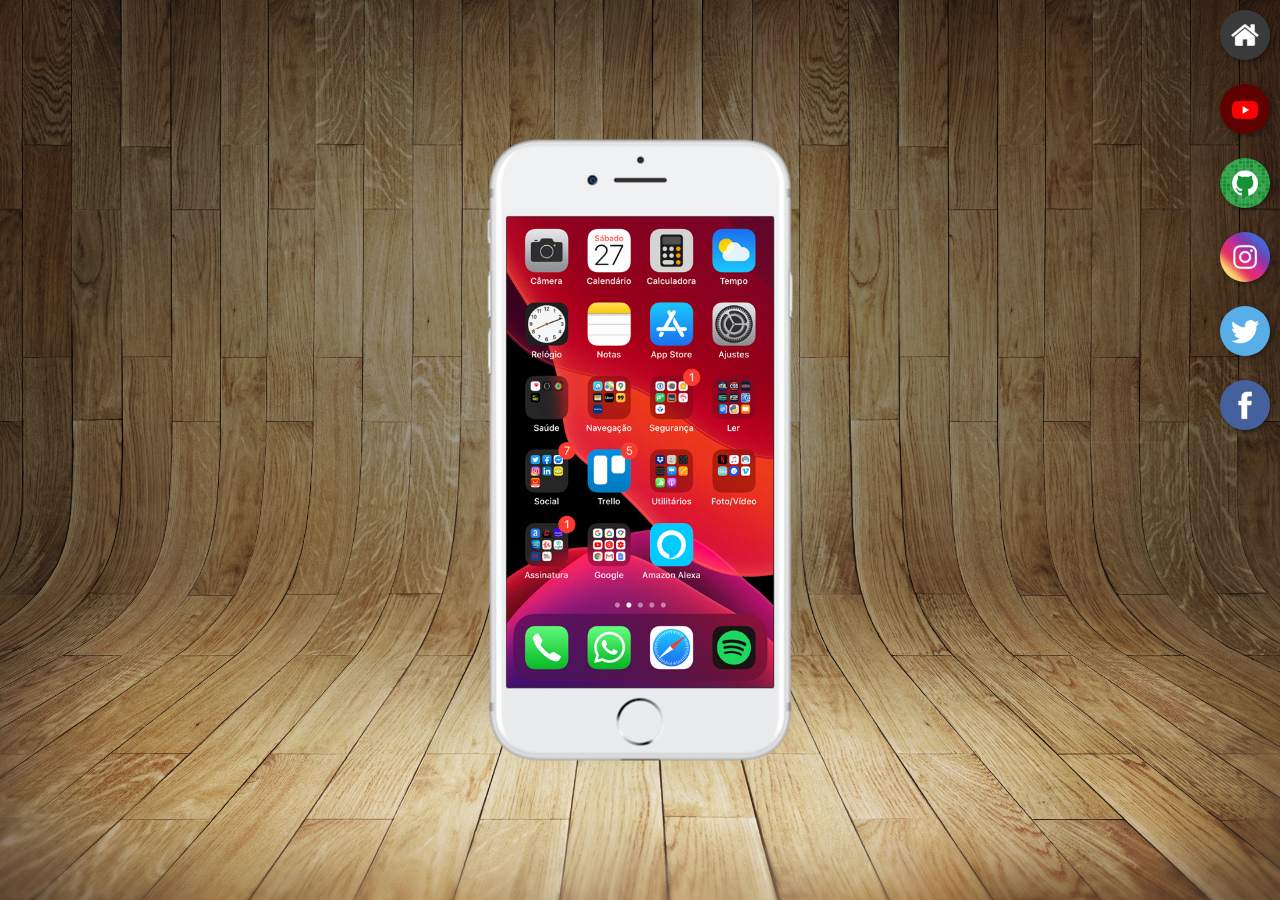
<file: index.html>
<!DOCTYPE html>
<html lang="pt-br">
<head>
    <meta charset="UTF-8">
    <meta name="viewport" content="width=device-width, initial-scale=1.0">
    <title>Media Social Profile</title>
    <link rel="stylesheet" href="estilos/styles.css">
</head>
<body>
    <main>
        <section id="telefone">
            <iframe src="home.html" name="tela" id="tela" frameborder="0">
                Seu navegador não suporta iframes.
            </iframe>
        </section>
        <section id="redes-sociais">
            <a href="home.html" target="tela"><img src="estilos/imagens/logo-home.jpg" alt="Home"></a><br>
            <a href="youtube.html" target="tela"><img src="estilos/imagens/logo-youtube.jpg" alt="YouTube"></a><br>
            <a href="github.html" target="tela"><img src="estilos/imagens/logo-github.jpg" alt="GitHub"></a><br>
            <a href="instagram.html" target="tela"><img src="estilos/imagens/logo-instagram.jpg" alt="Instagram"></a><br>
            <a href="twitter.html" target="tela"><img src="estilos/imagens/logo-twitter.jpg" alt="Twitter"></a><br>
            <a href="facebook.html" target="tela"><img src="estilos/imagens/logo-facebook.jpg" alt="Facebook"></a>
        </section>
    </main>

</body>
</html>
</file>
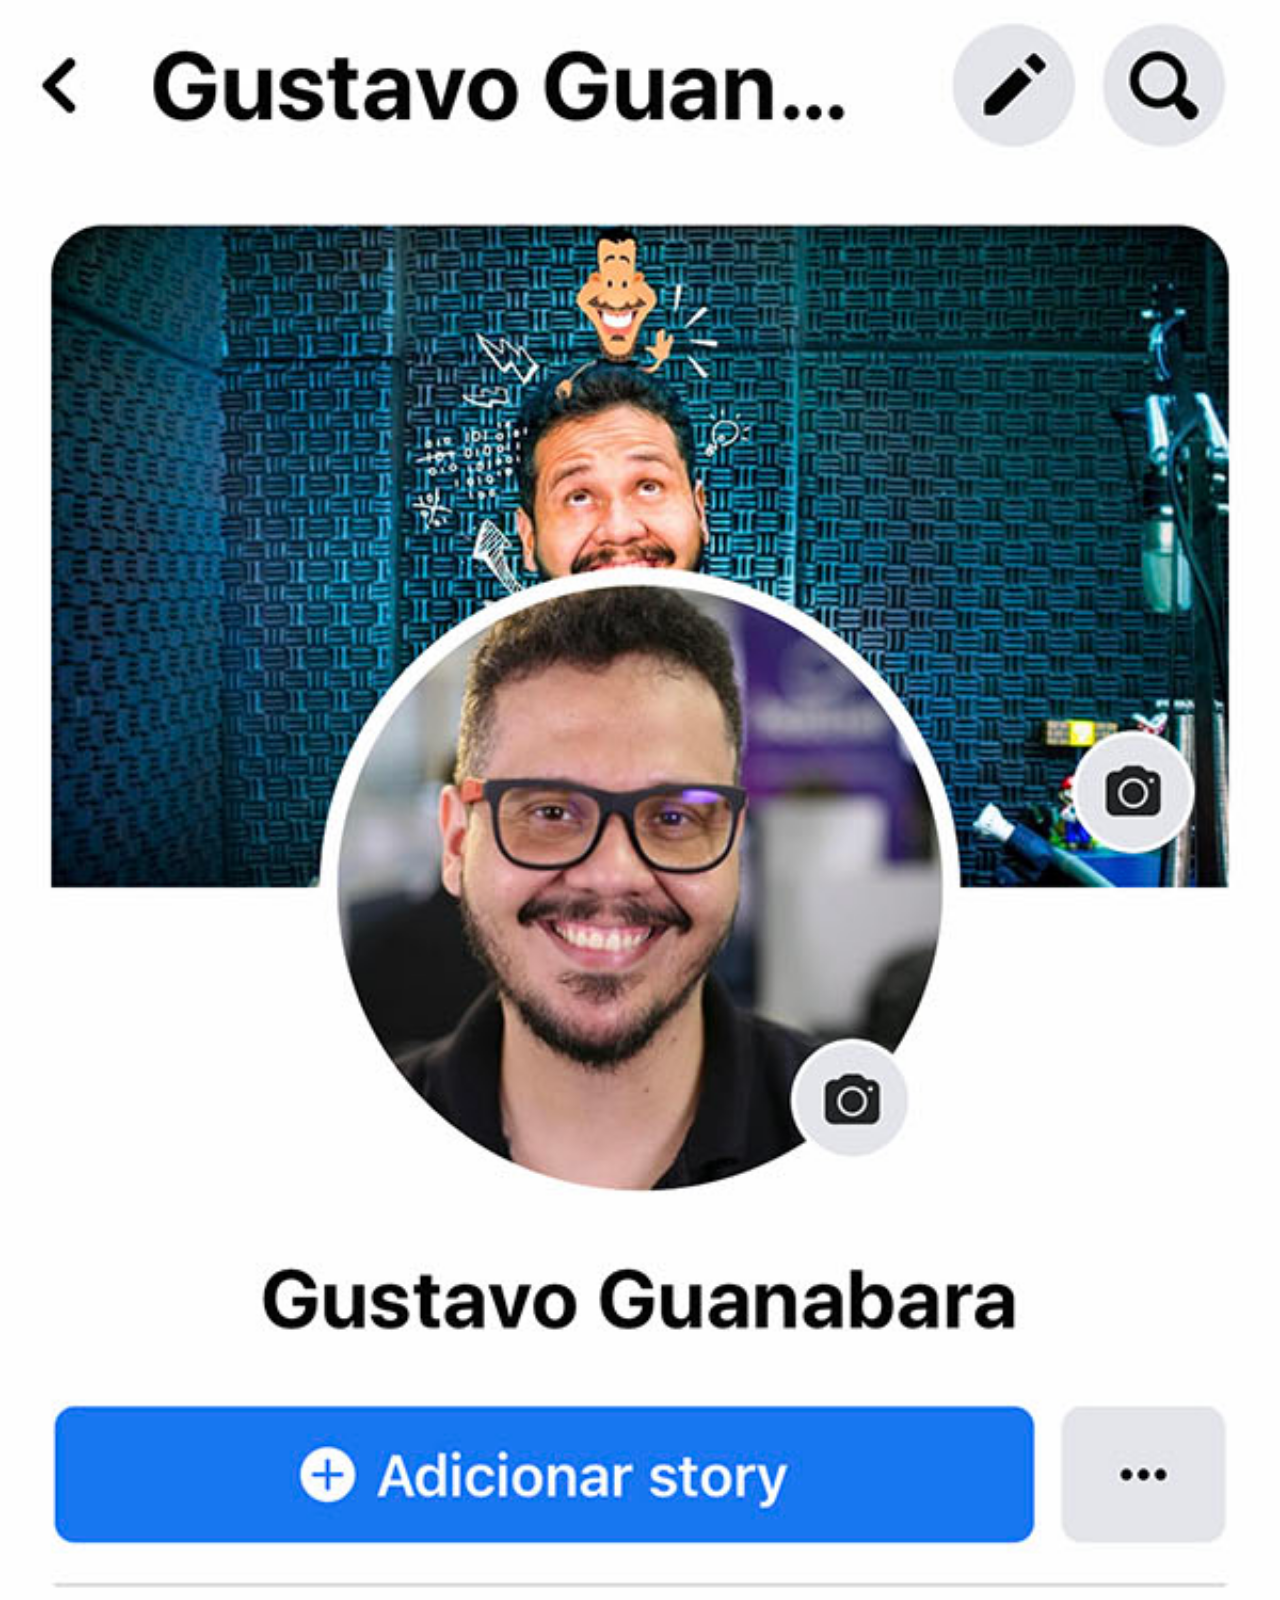
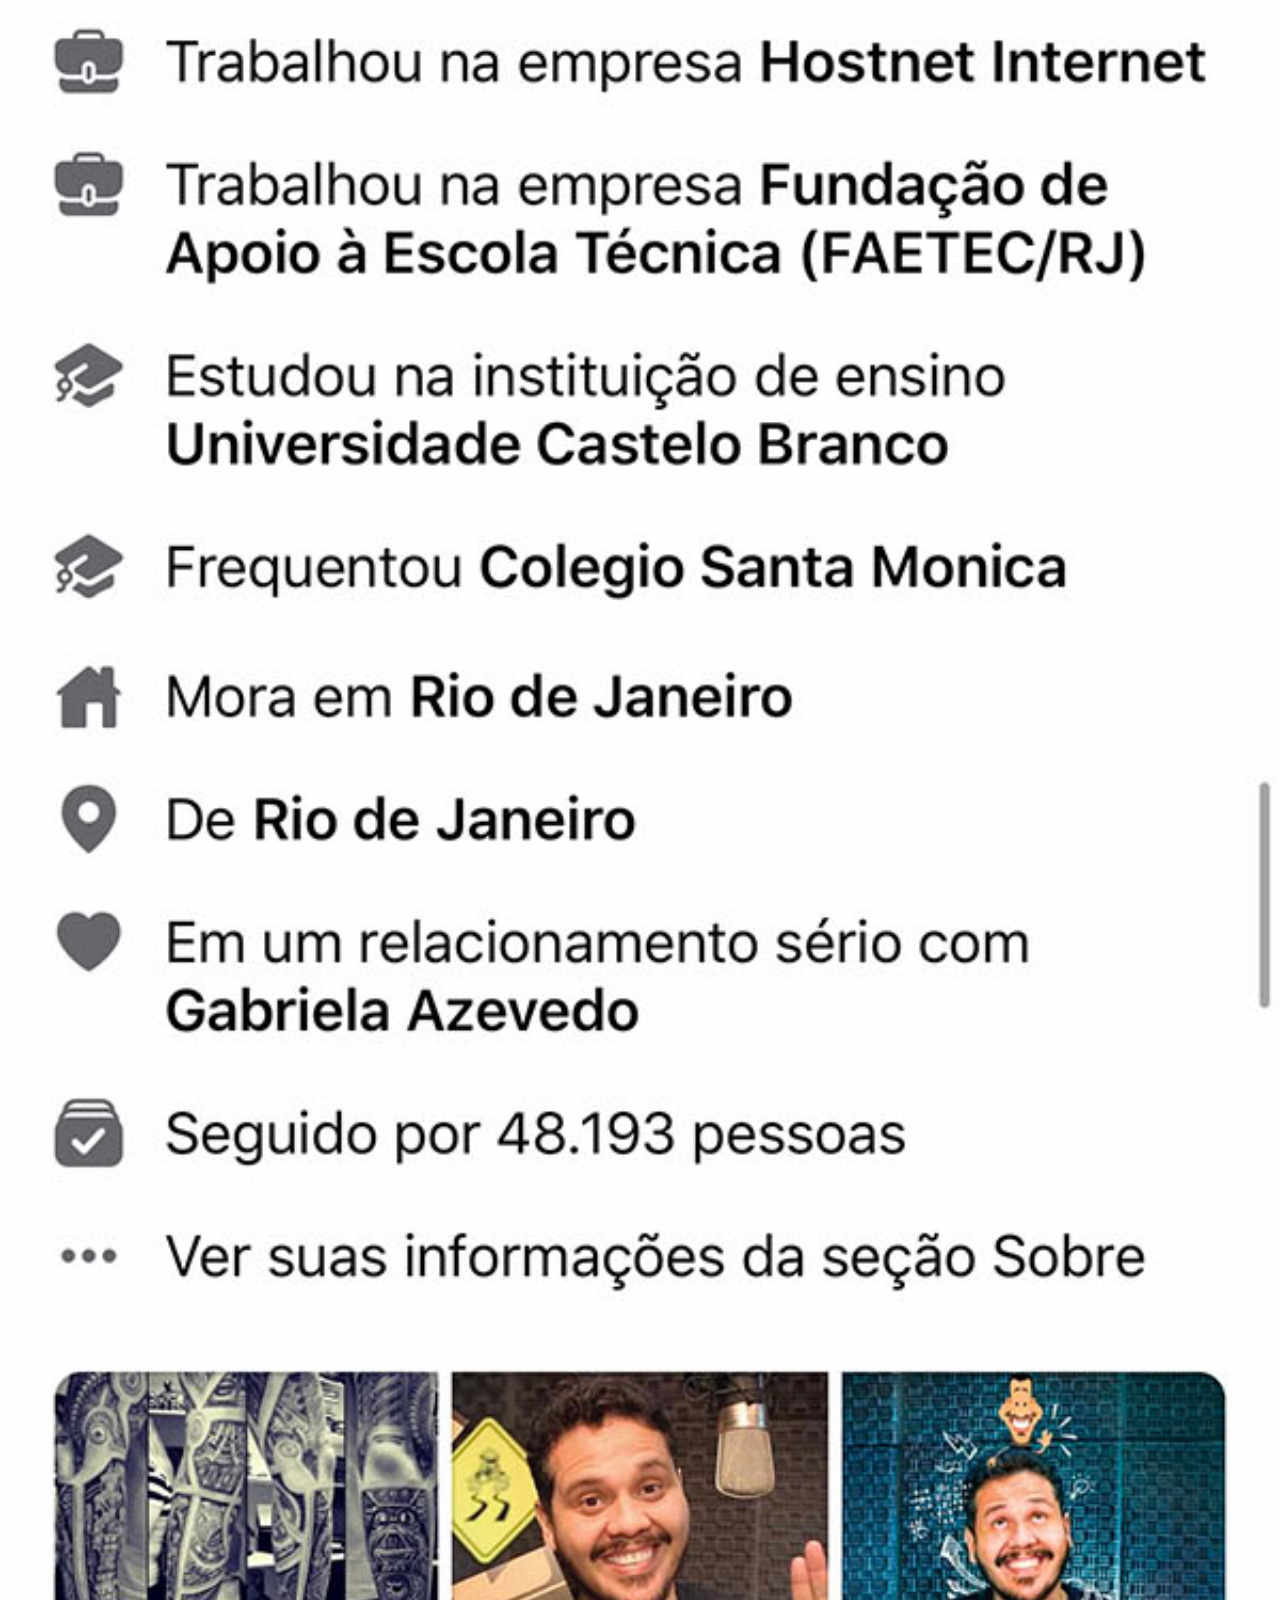
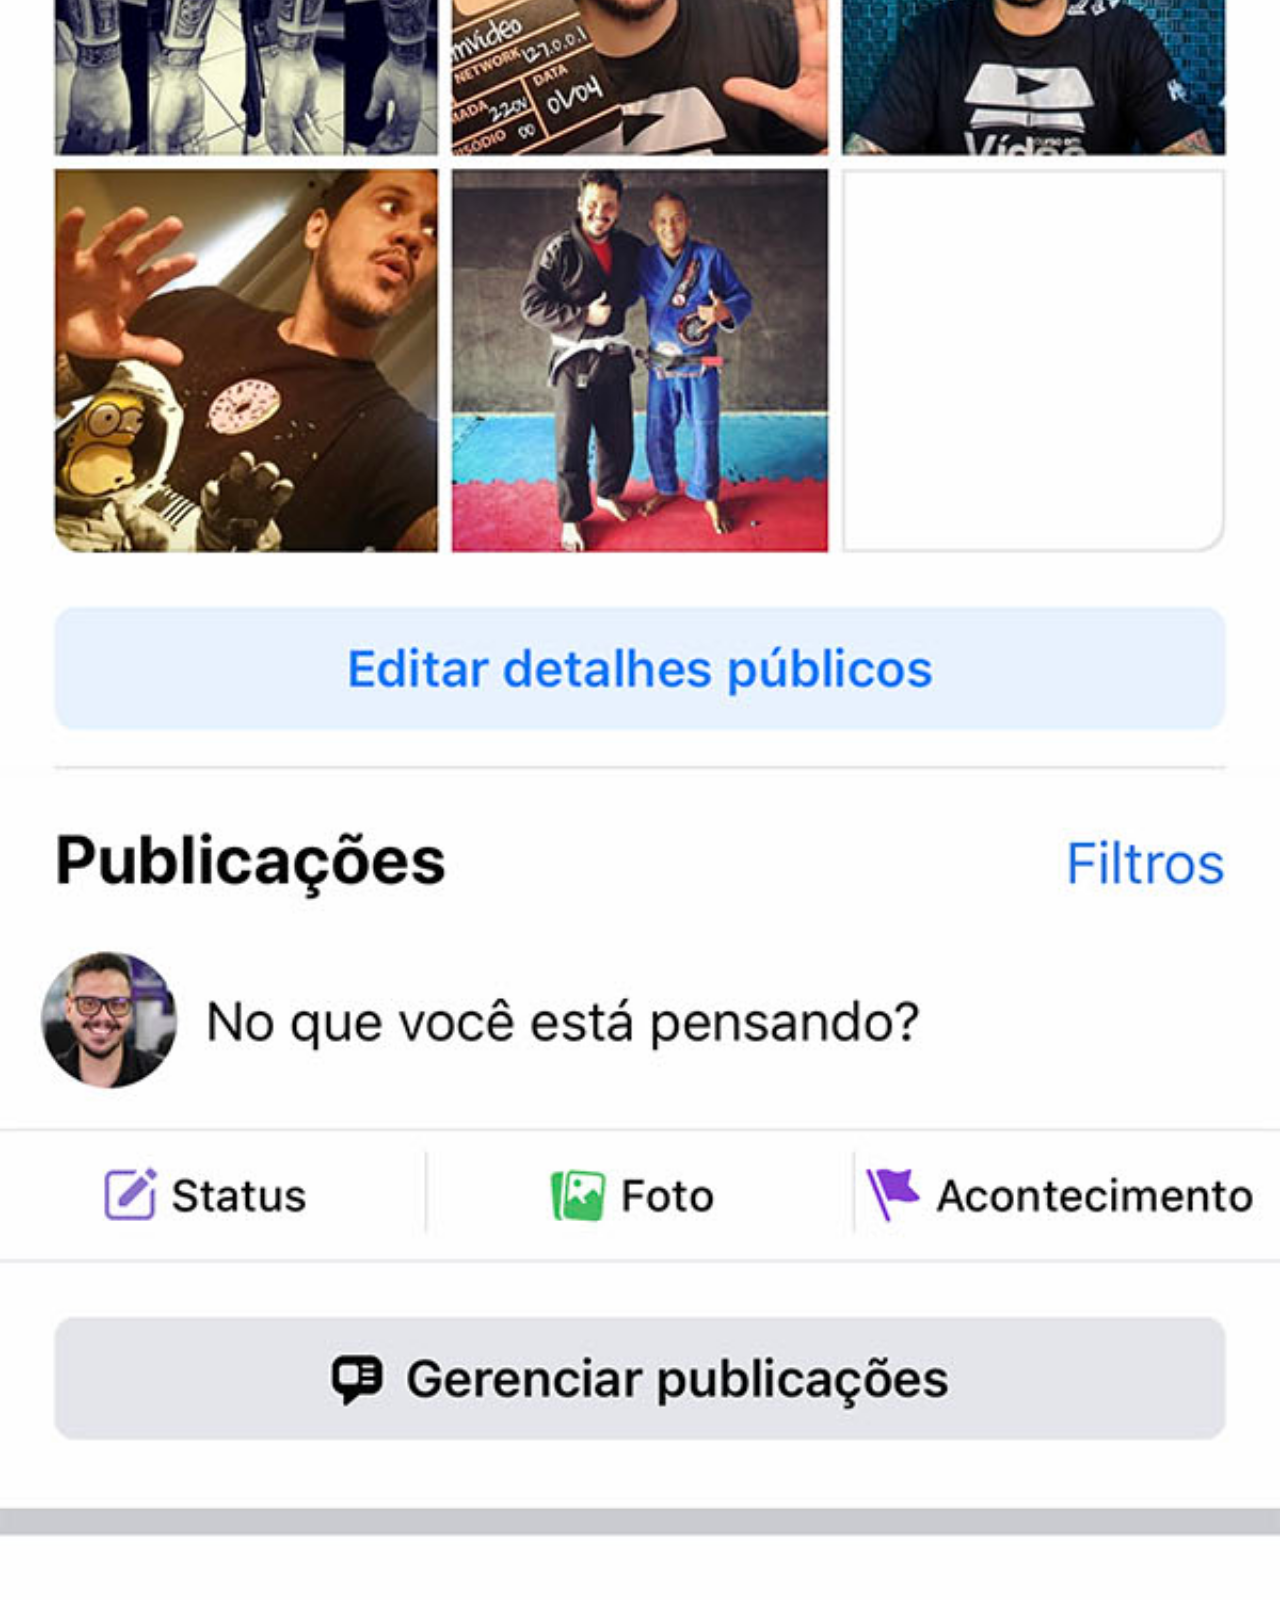
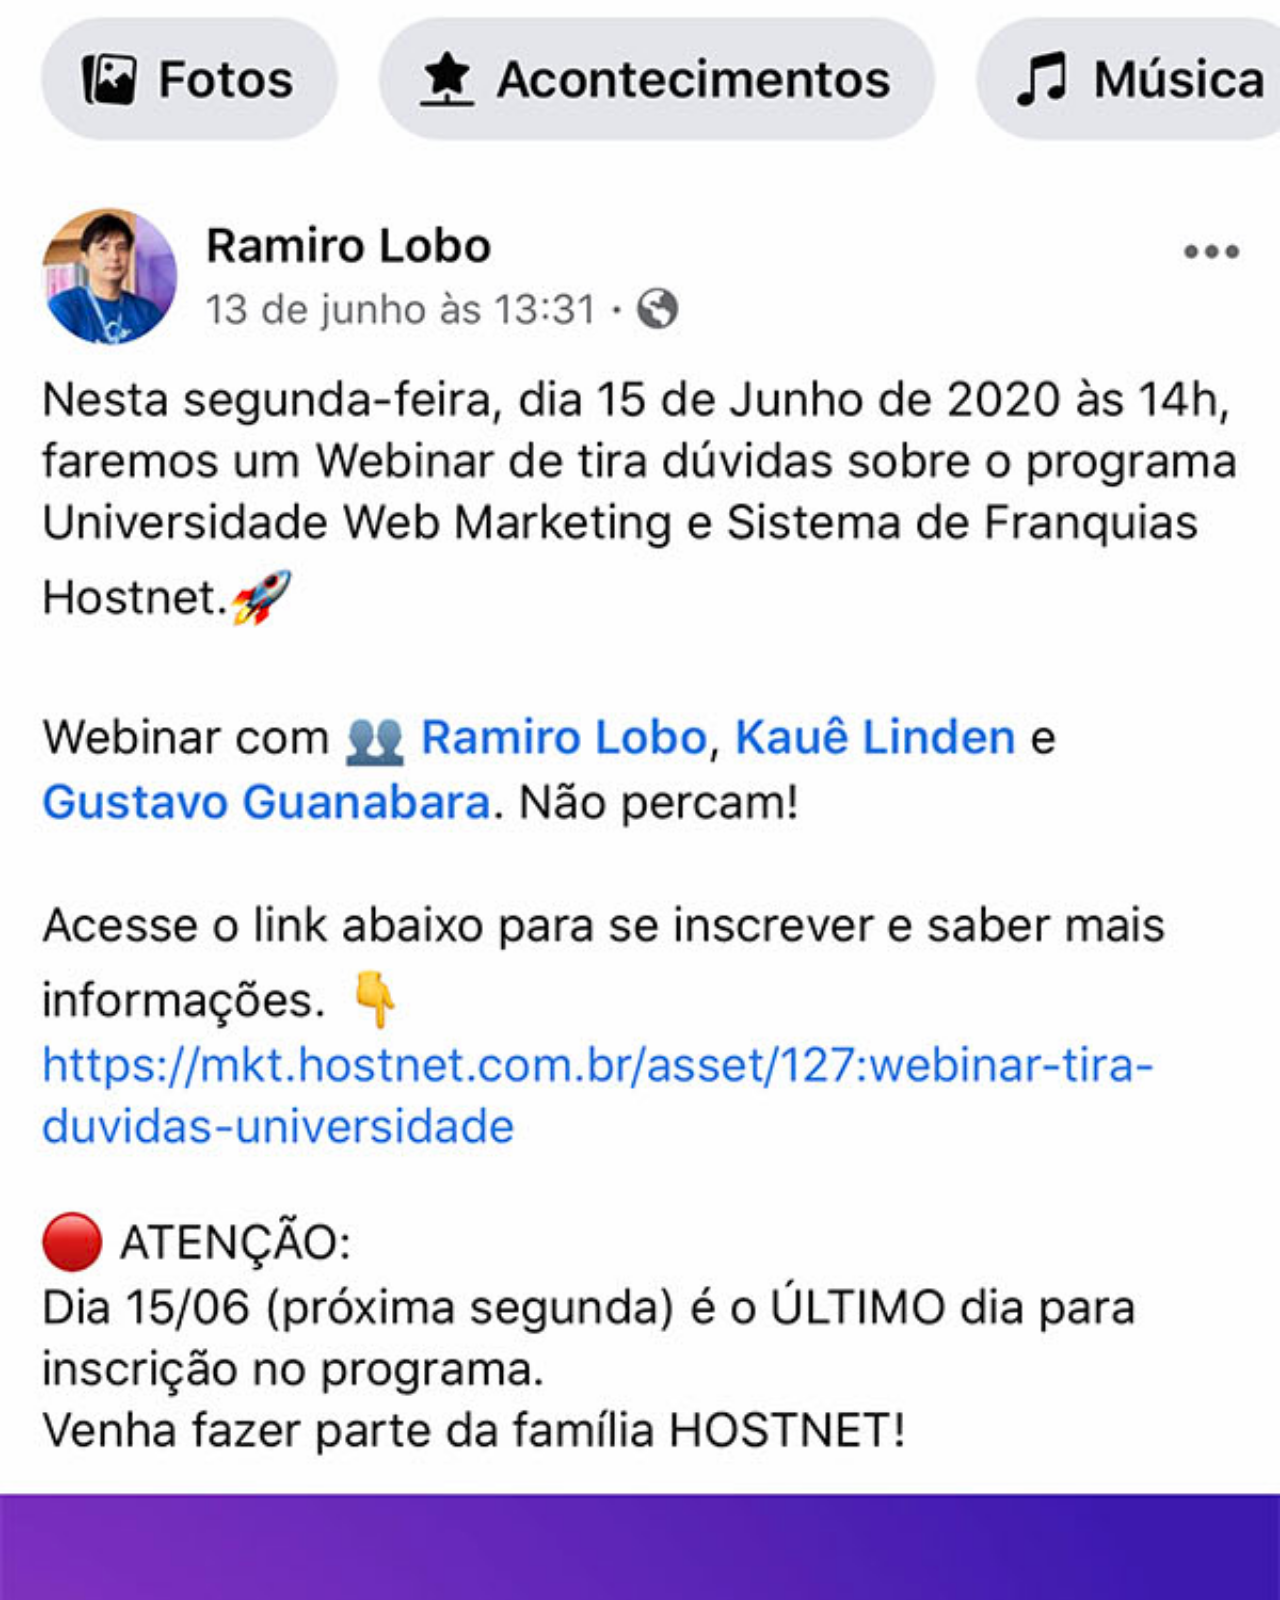
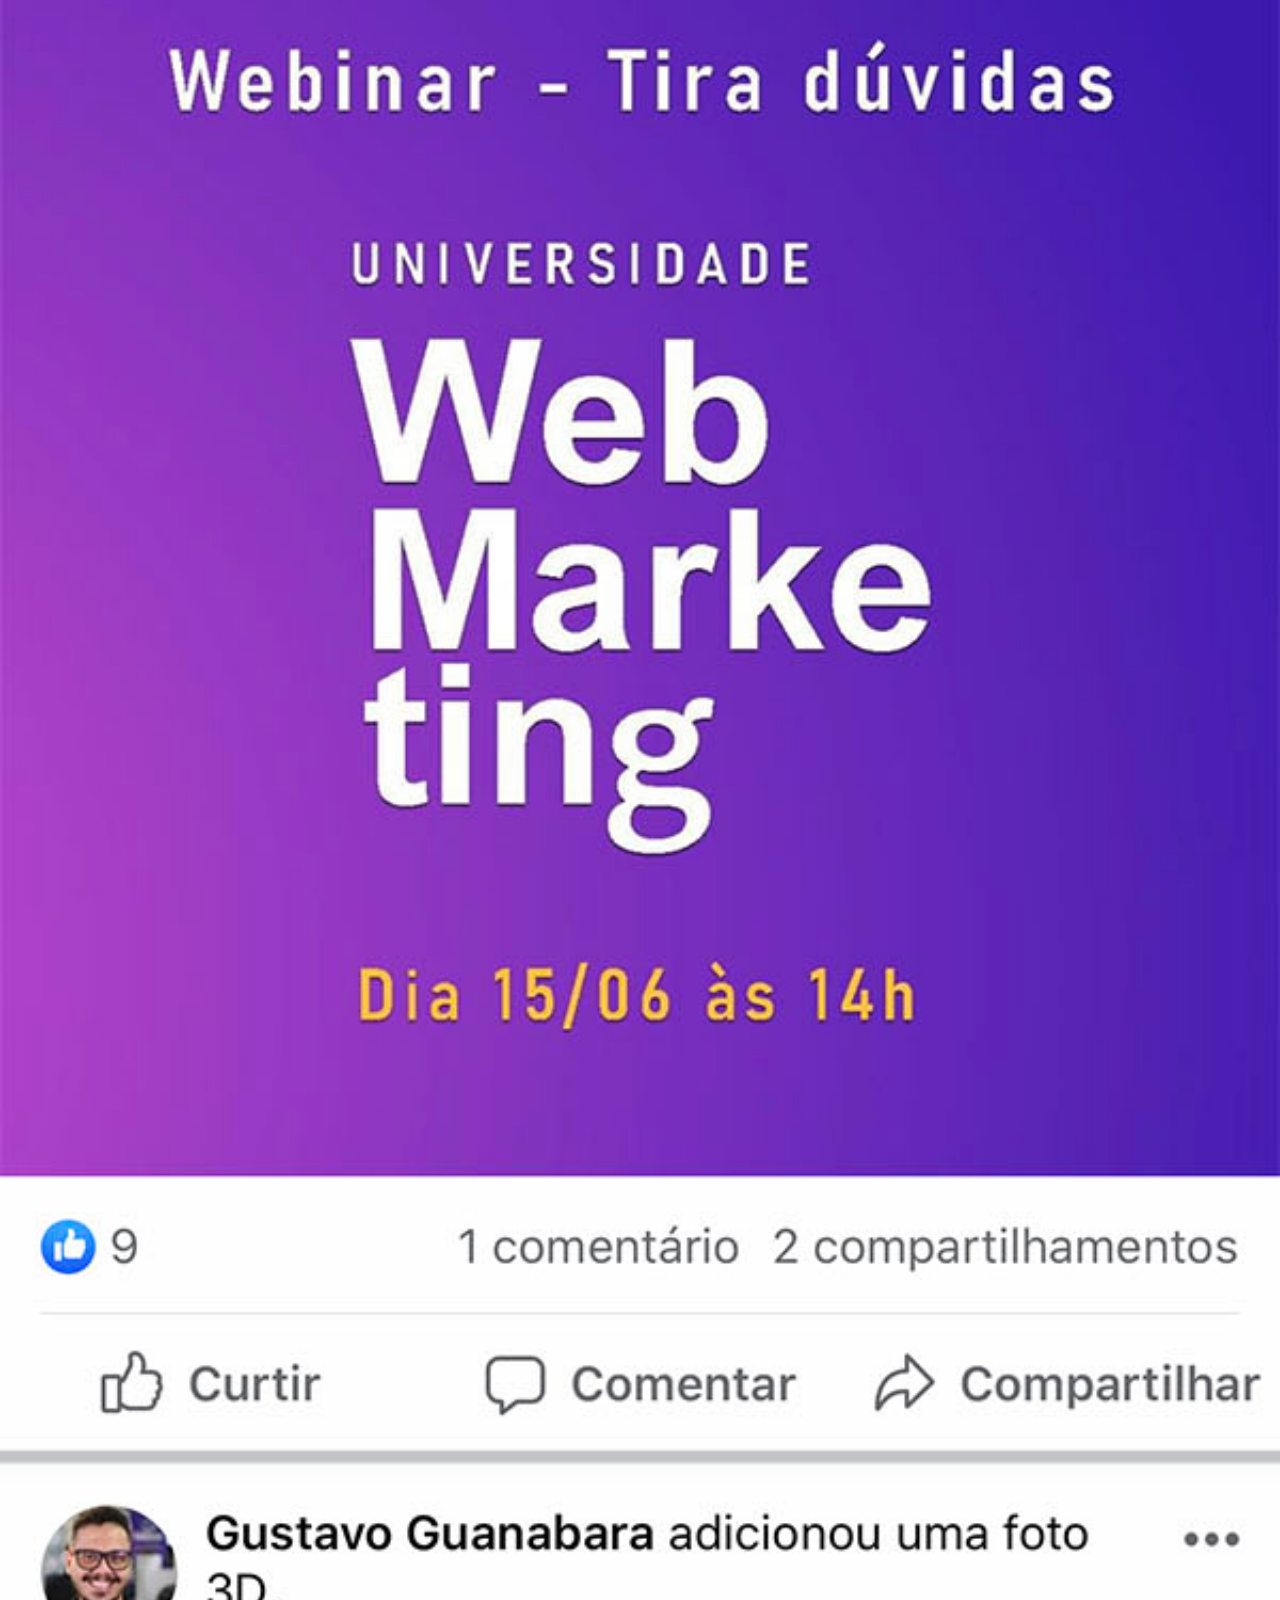
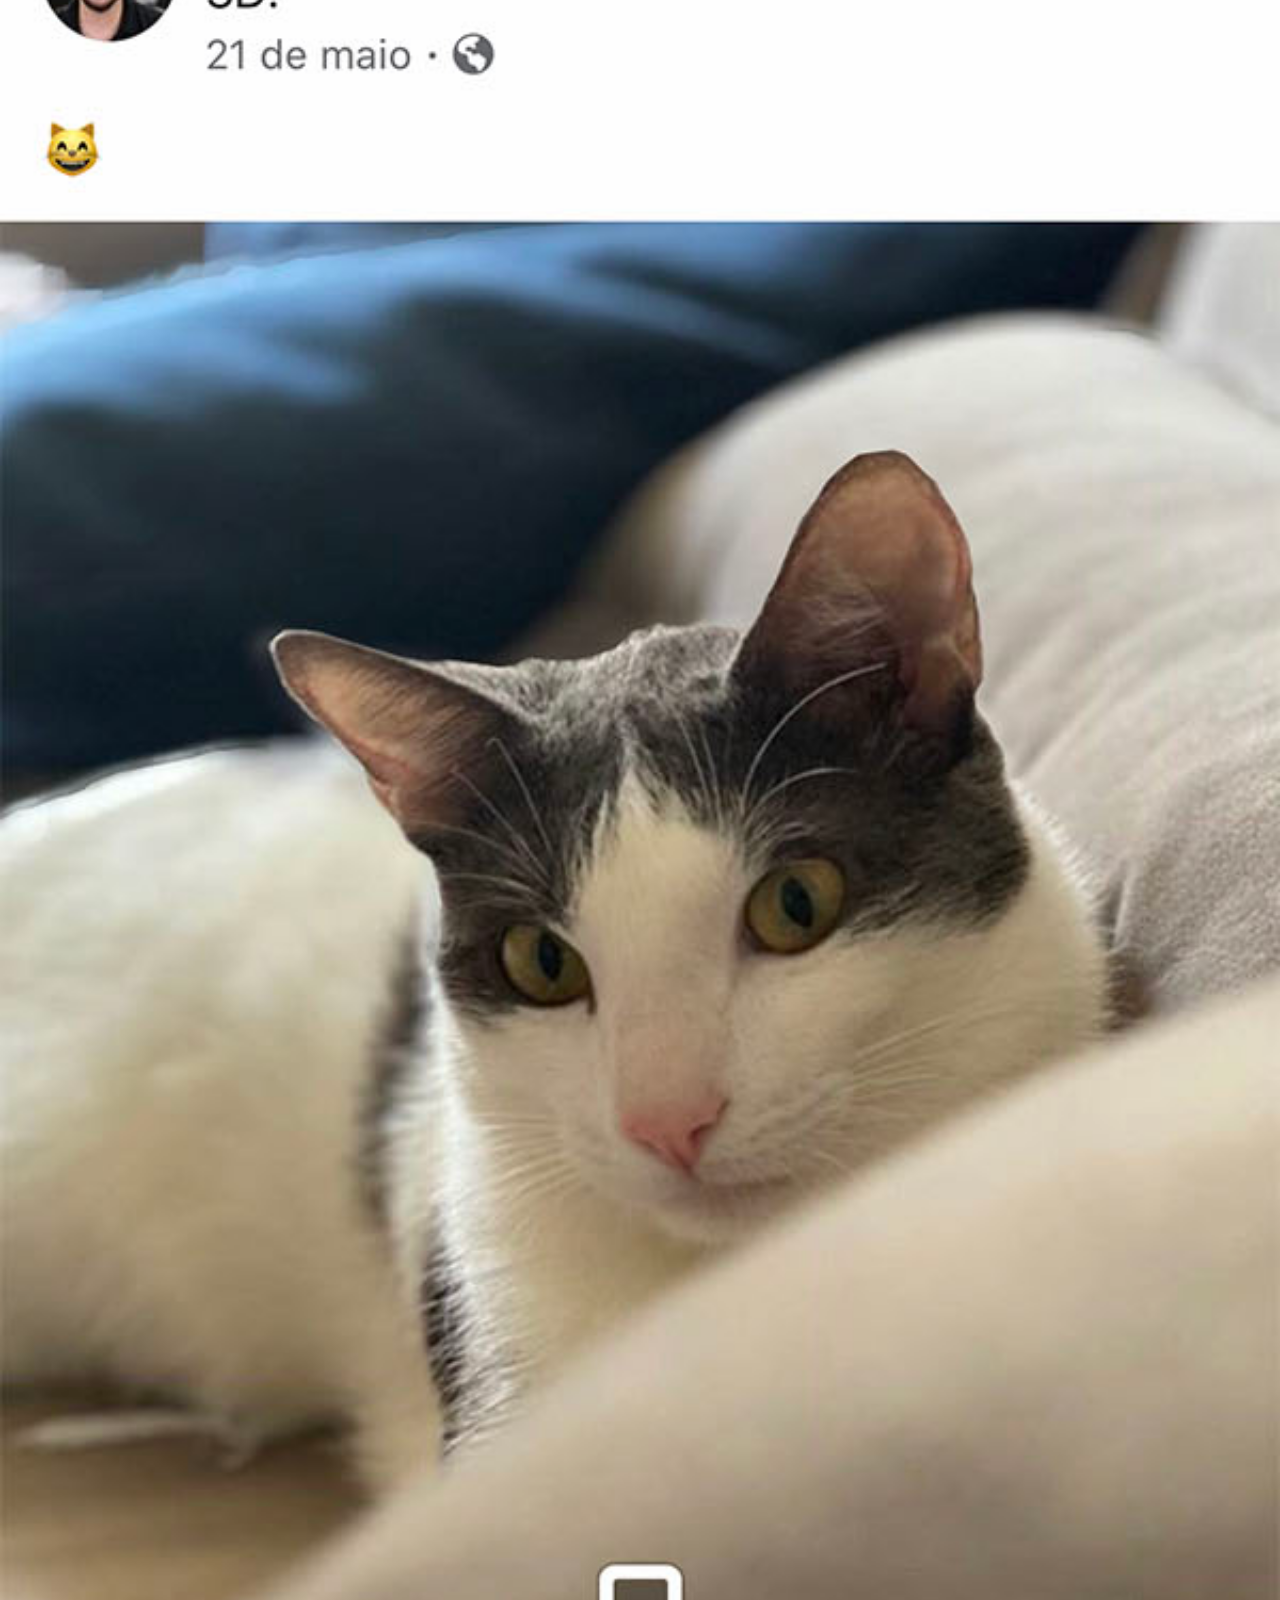
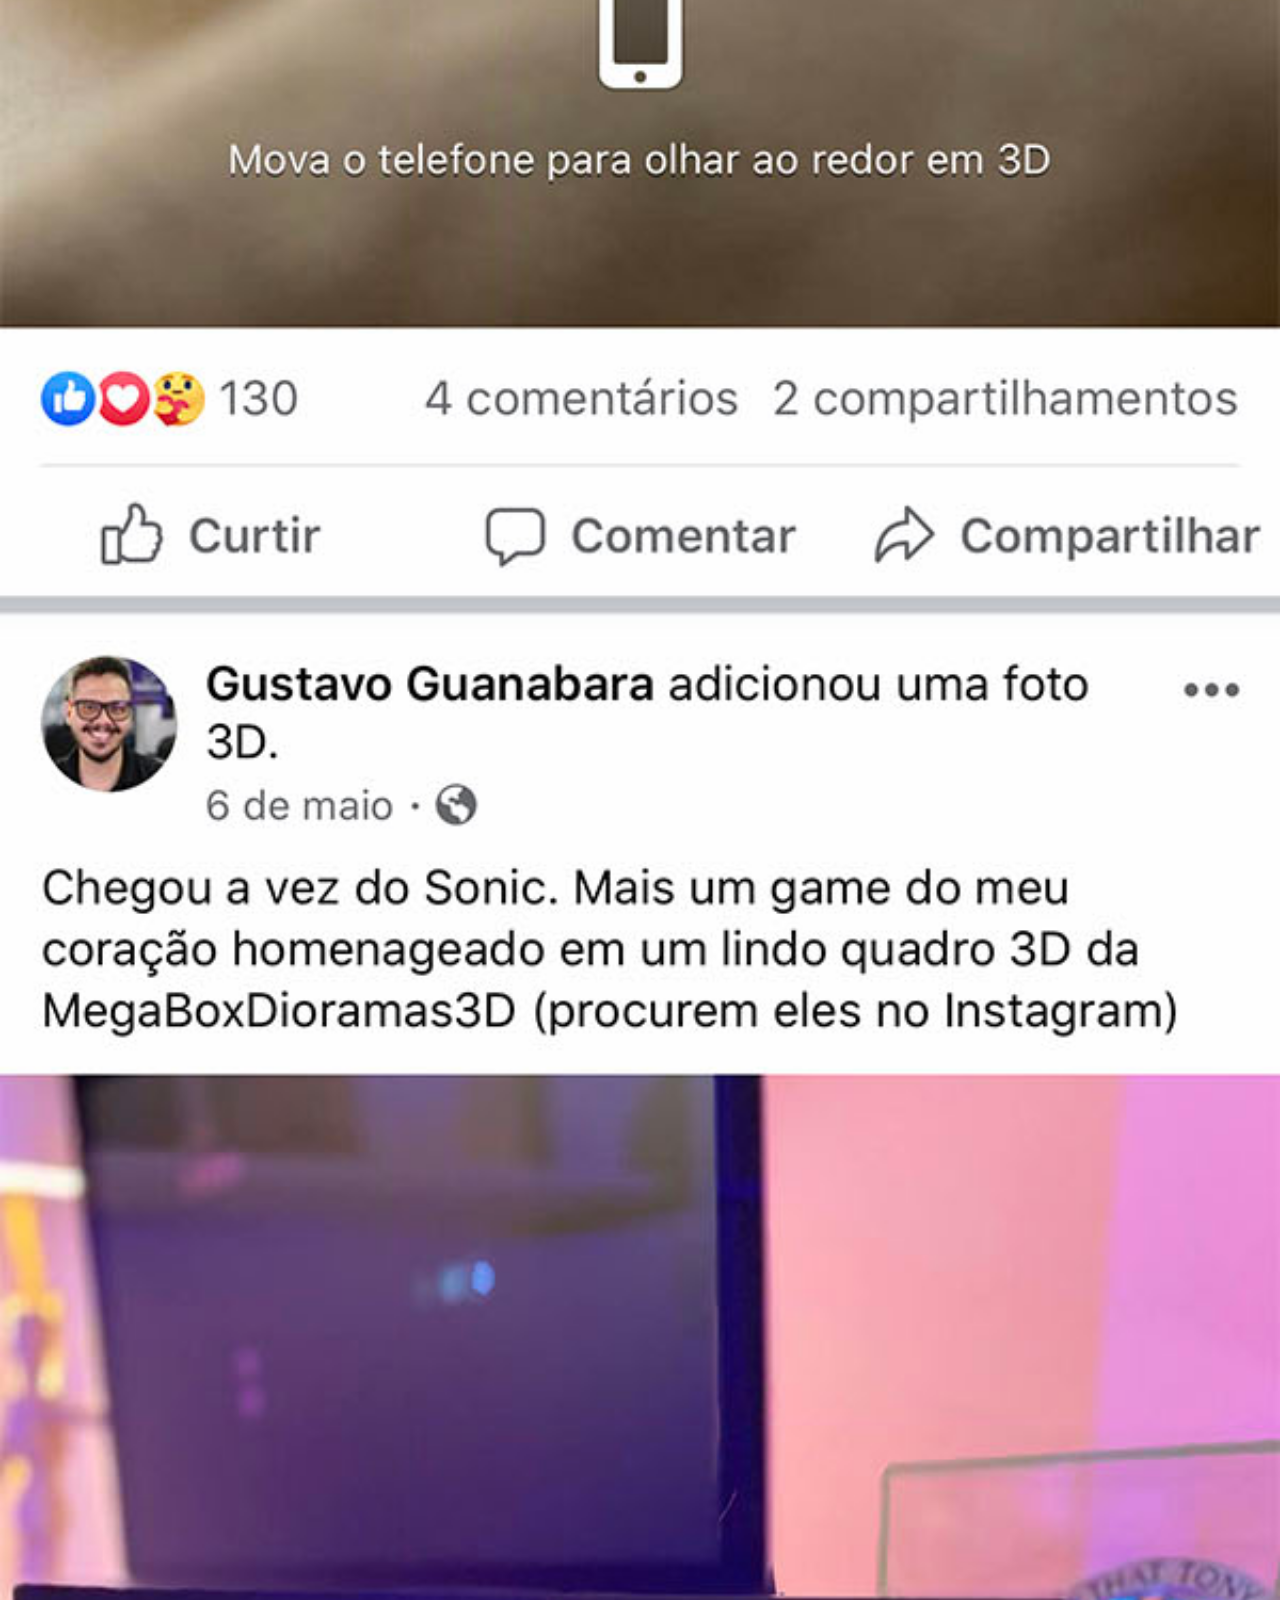
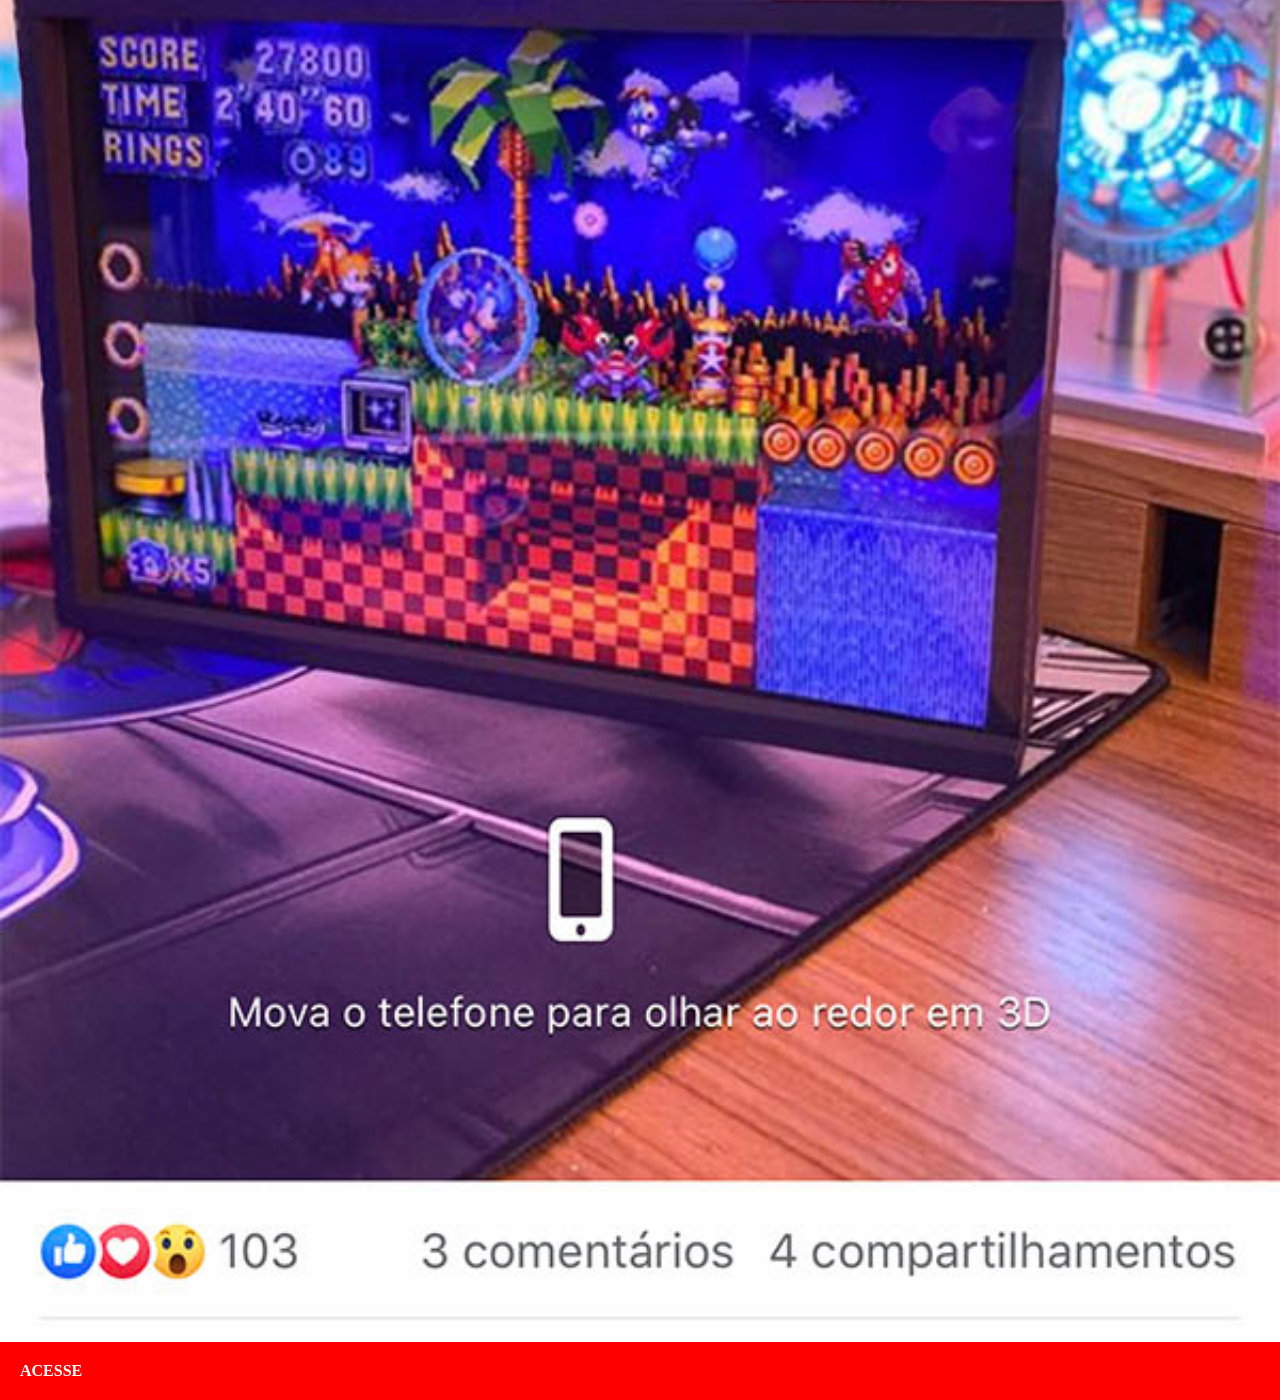
<file: facebook.html>
<!DOCTYPE html>
<html lang="pt-br">
<head>
    <meta charset="UTF-8">
    <meta name="viewport" content="width=device-width, initial-scale=1.0">
    <title>Facebook</title>
    <link rel="stylesheet" href="estilos/social.css">
</head>
<body>
    <img src="estilos/imagens/tela-facebook.jpg" alt="Facebook">
    <a href="https://www.facebook.com/wildson.ricardo.92" target="_blank">ACESSE</a>
</body>
</html>
</file>
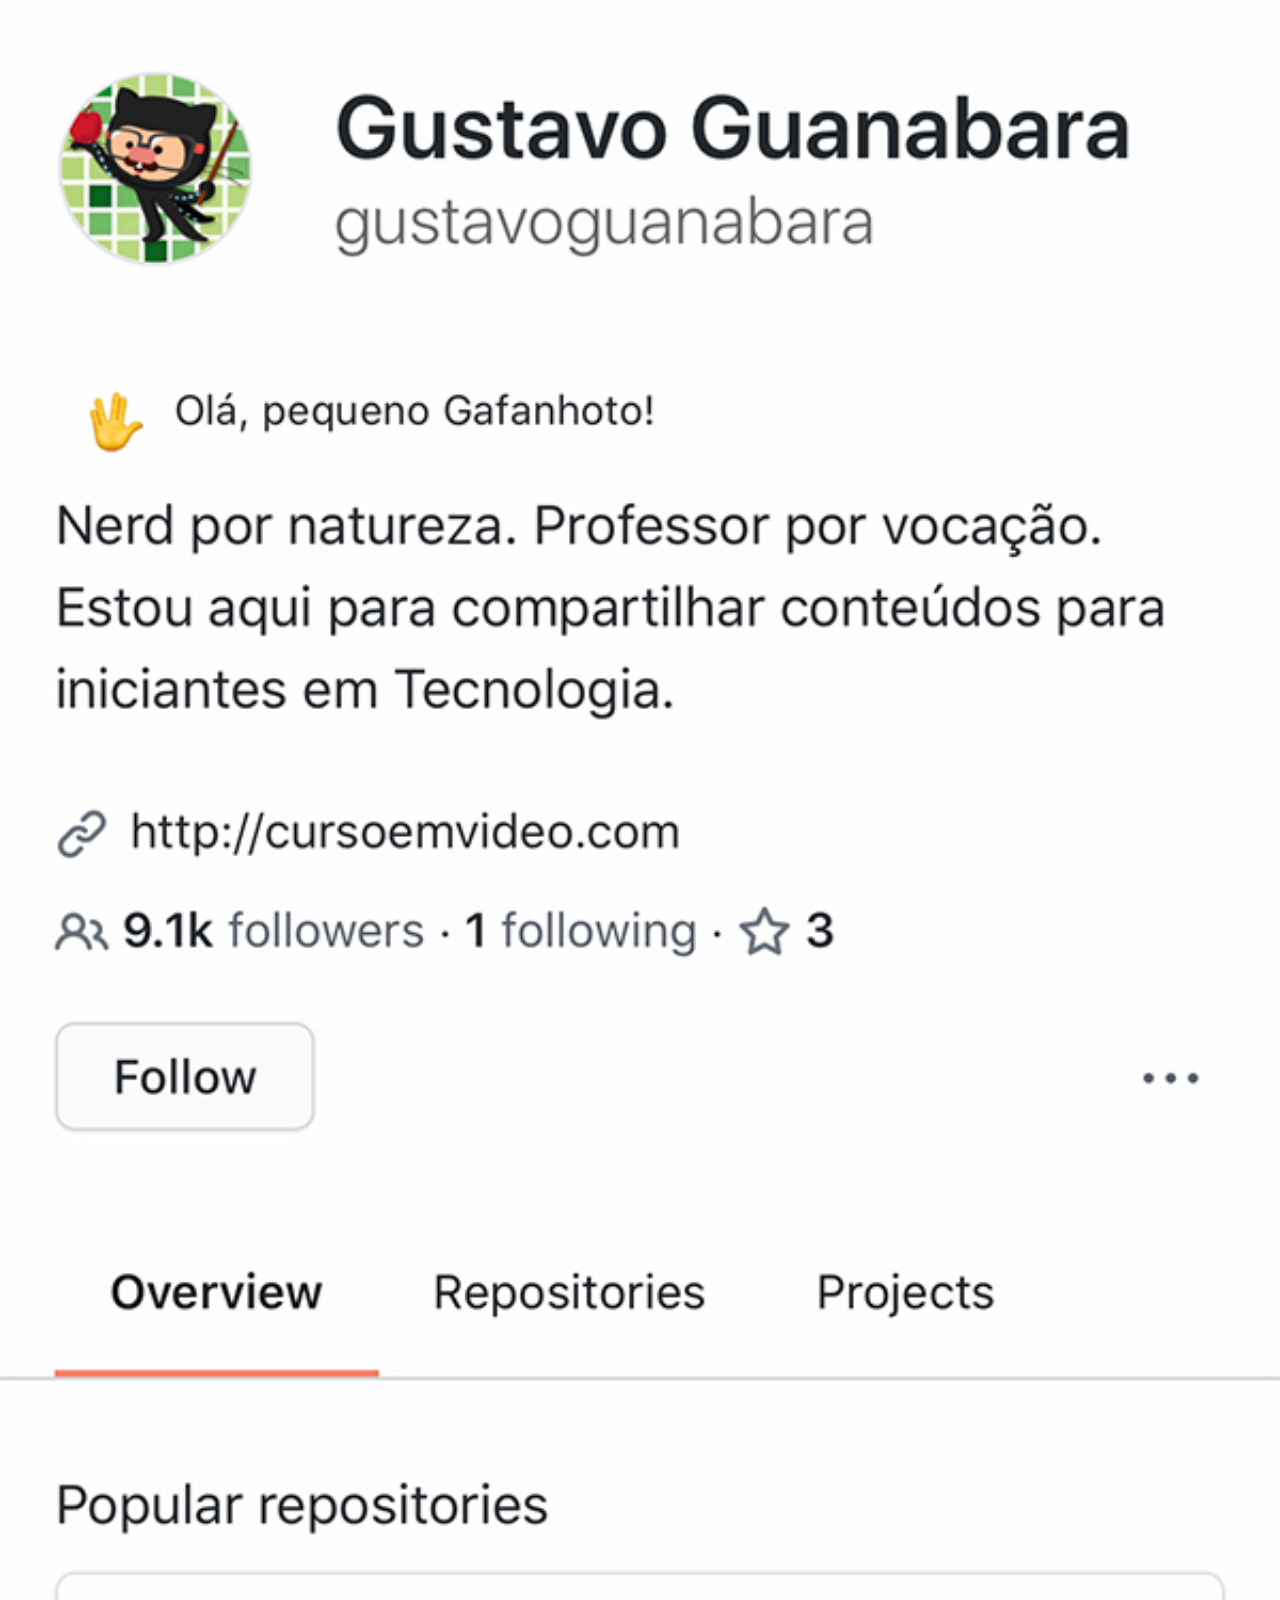
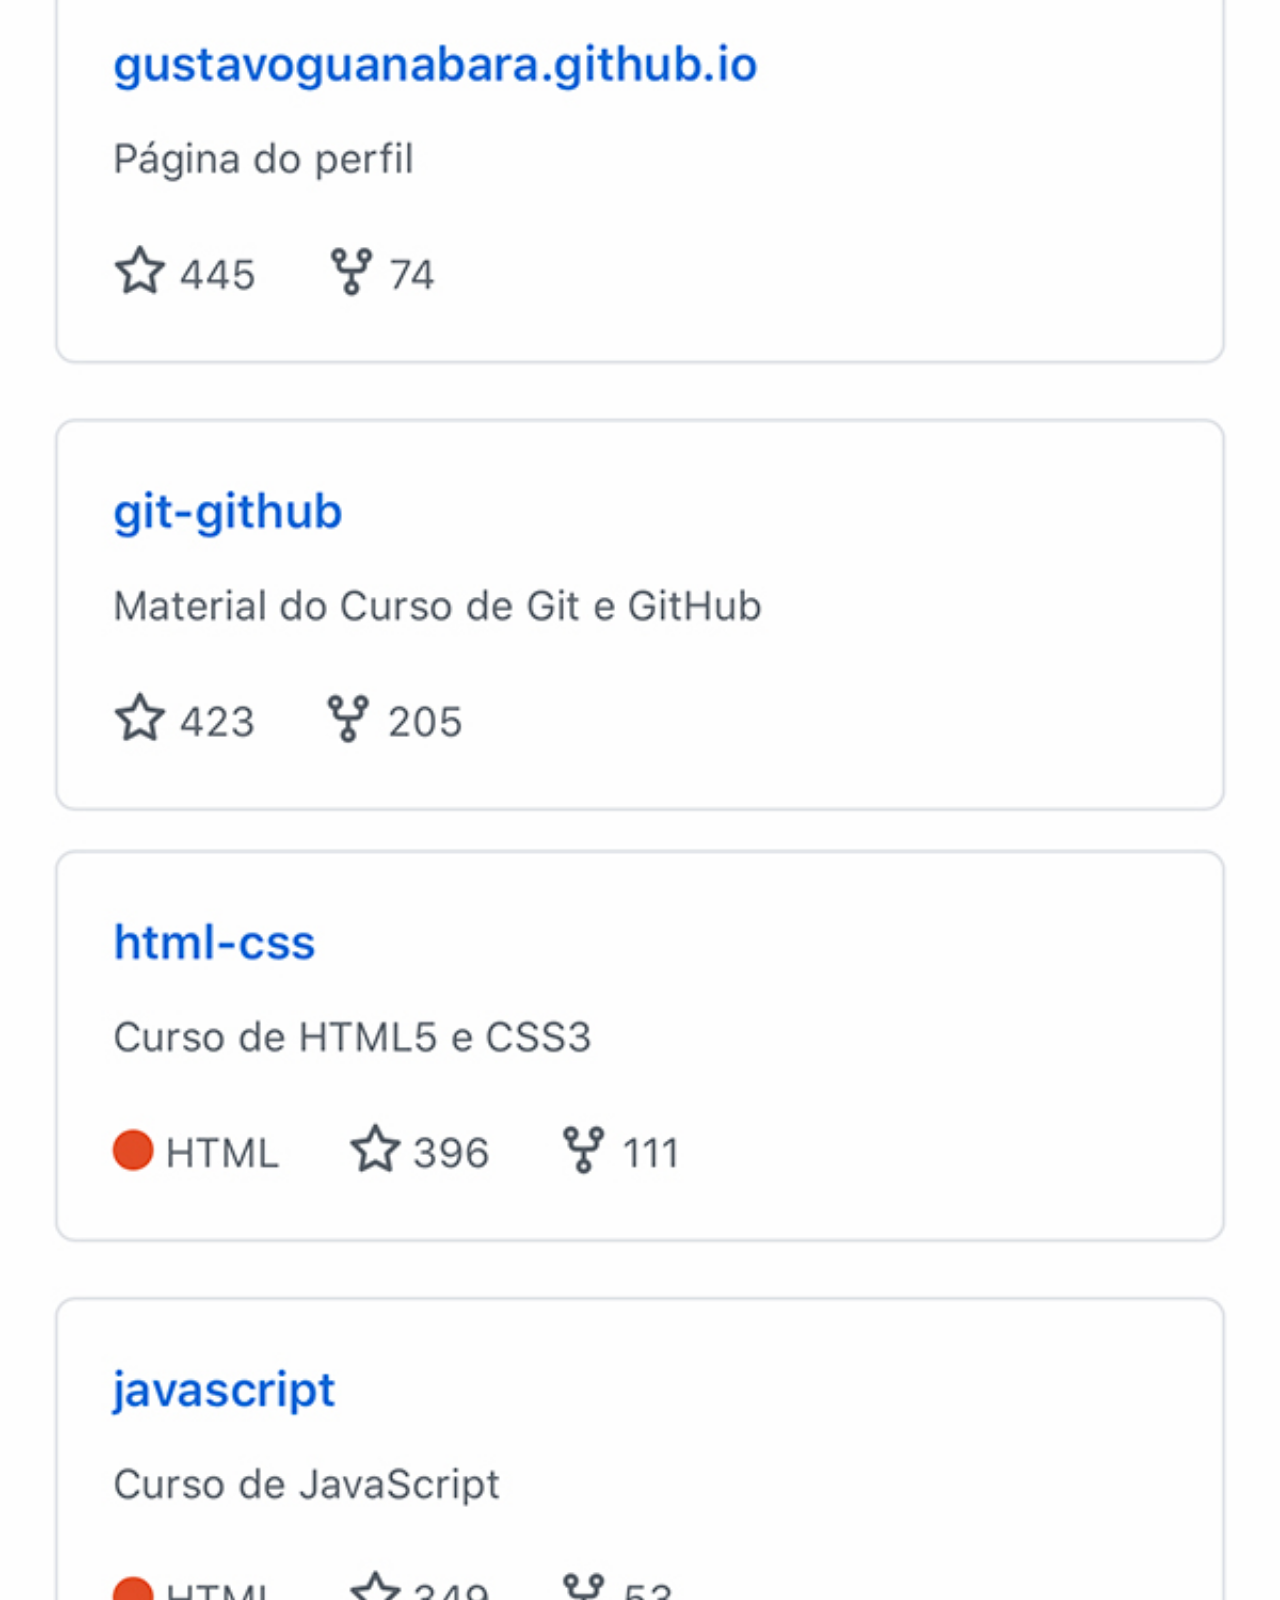
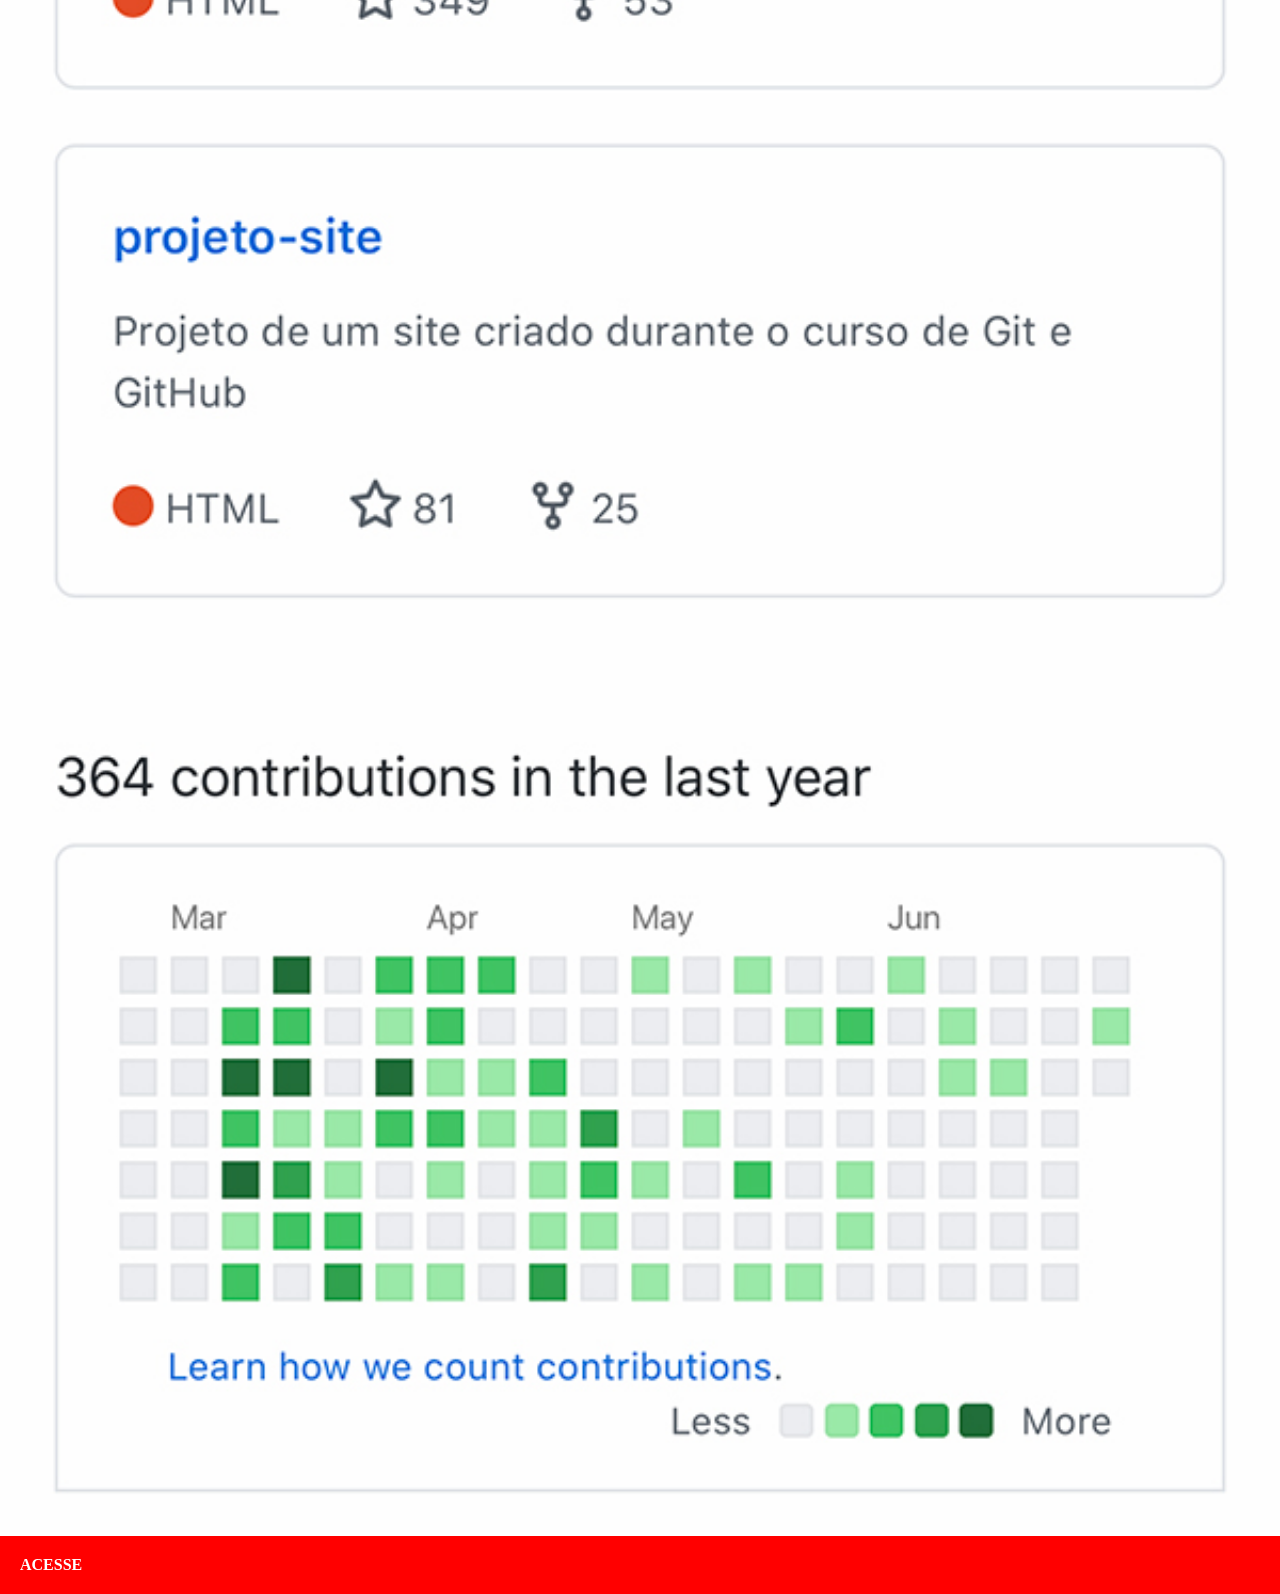
<file: github.html>
<!DOCTYPE html>
<html lang="pt-br">
<head>
    <meta charset="UTF-8">
    <meta name="viewport" content="width=device-width, initial-scale=1.0">
    <title>GitHub</title>
    <link rel="stylesheet" href="estilos/social.css">
</head>
<body>
    <img src="estilos/imagens/tela-github.jpg" alt="GitHub">
    <a href="https://www.github.com/Wricardo81" target="_blank">ACESSE</a>
</body>
</html>
</file>
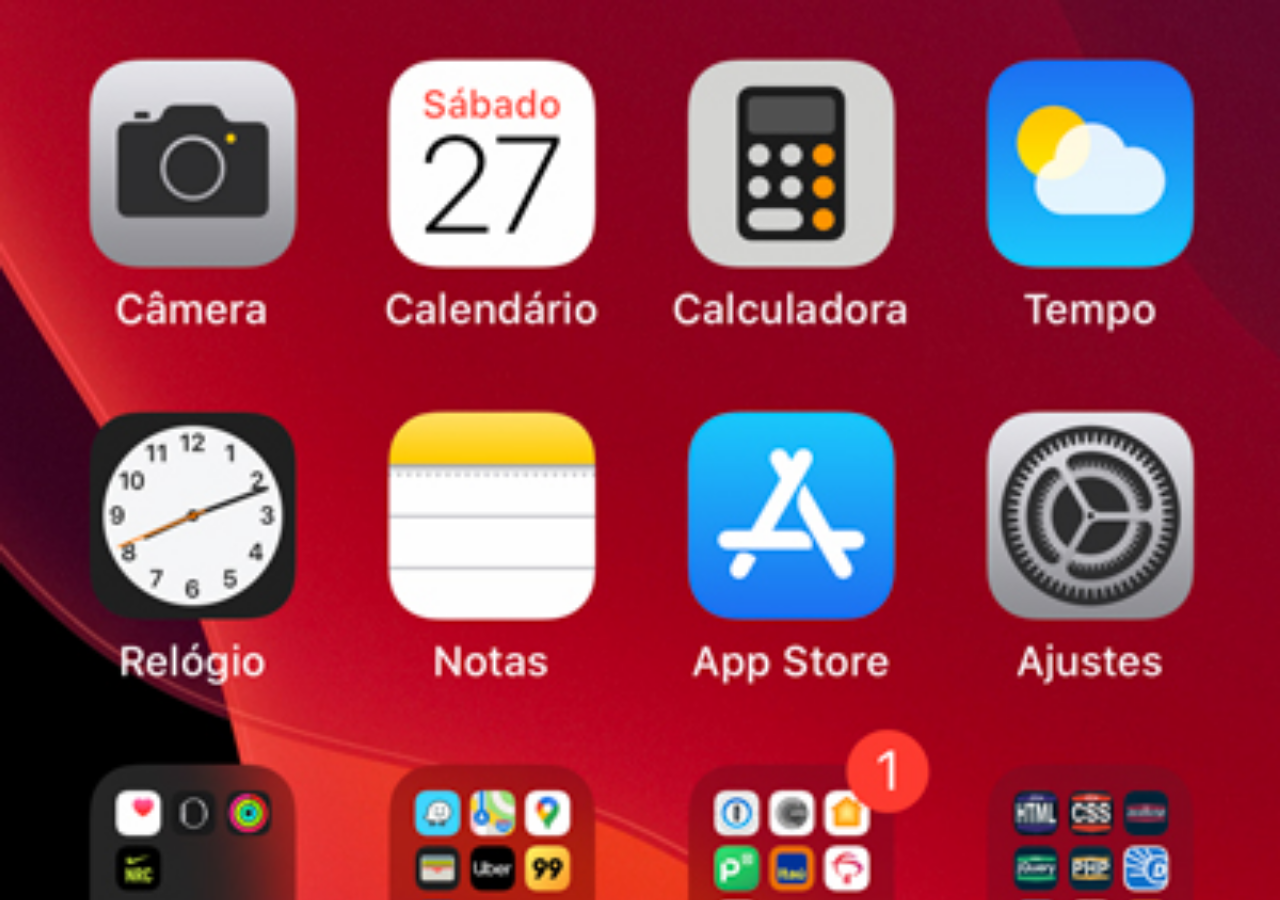
<file: home.html>
<!DOCTYPE html>
<html lang="pt-br">
<head>
    <meta charset="UTF-8">
    <meta name="viewport" content="width=device-width, initial-scale=1.0">
    <title>Home</title>
    <style>
        * {
            margin: 0;
            padding: 0;
        }
        body {
            width: 100%;
            height: 100vh;
            background: black url('estilos/imagens/tela-home.jpg') no-repeat top center;
            background-size: cover;
        }
    </style>
</head>
<body>
</body>
</html>
</file>
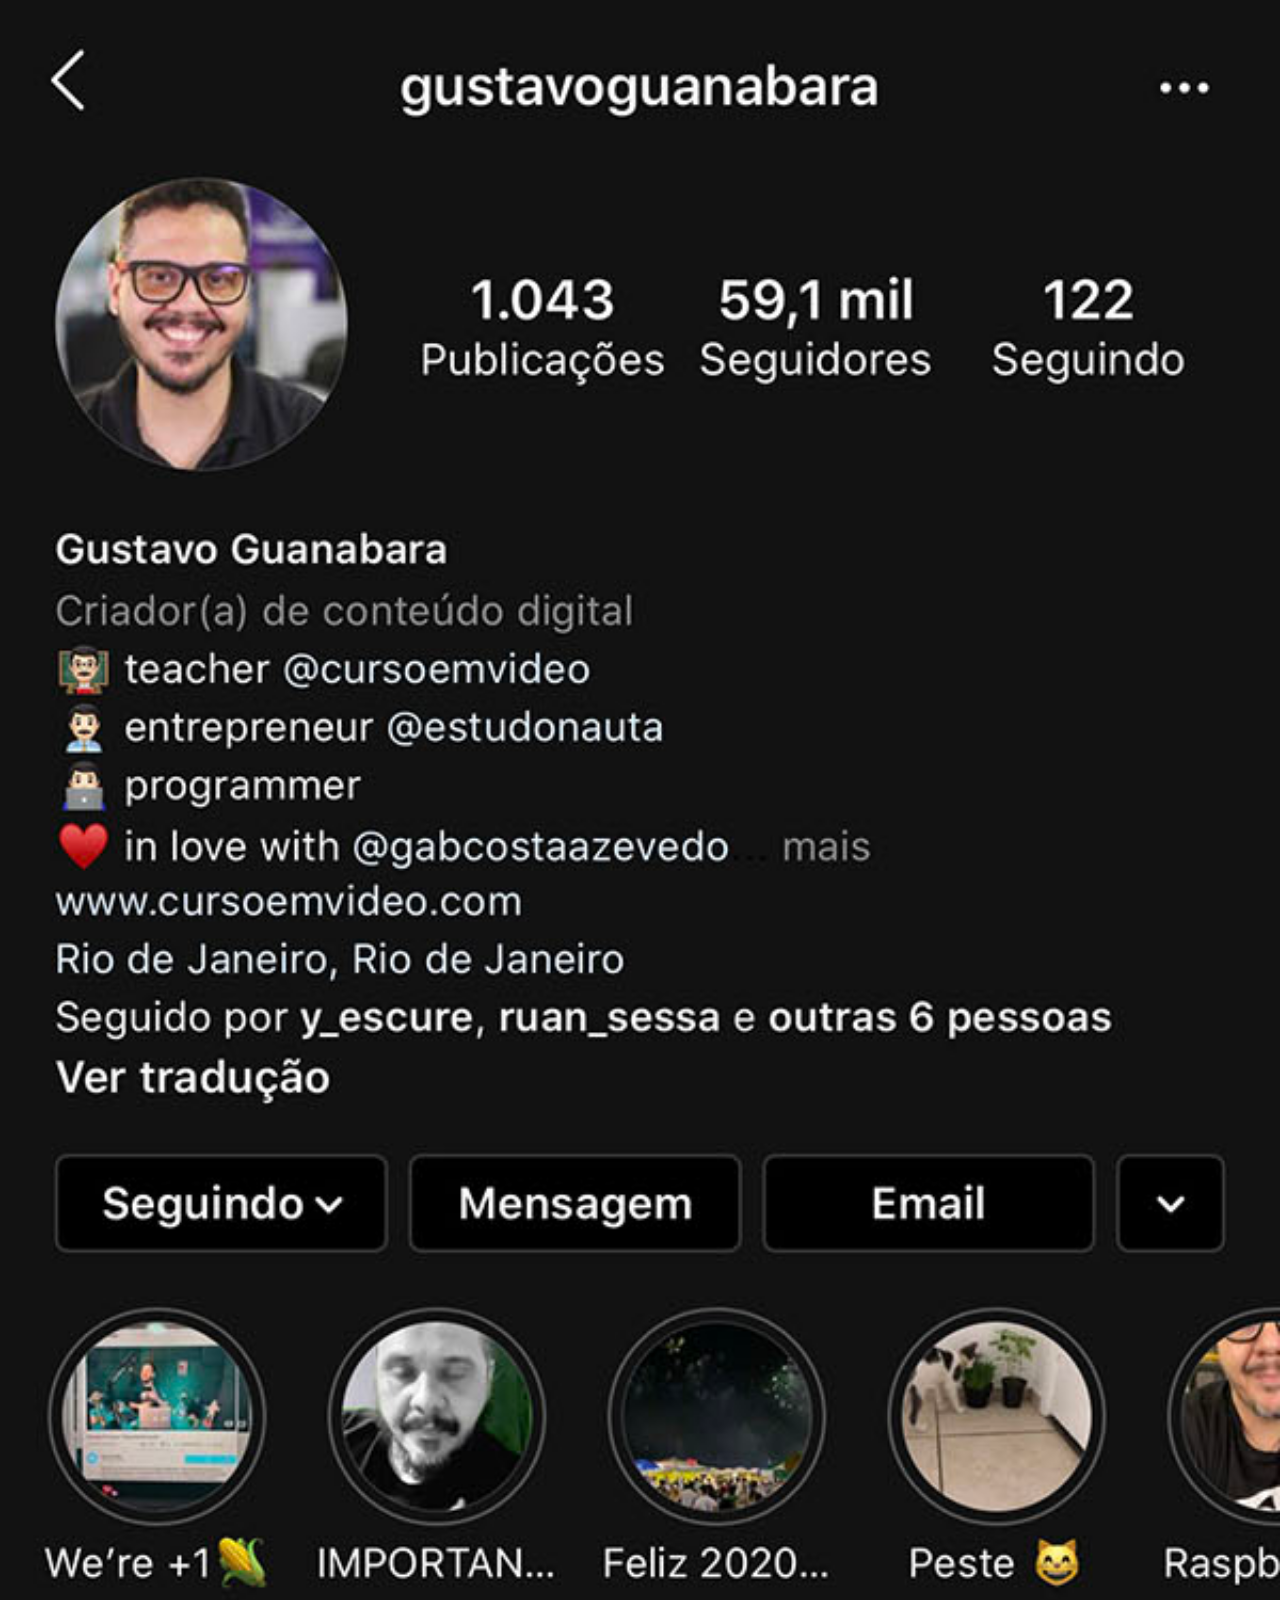
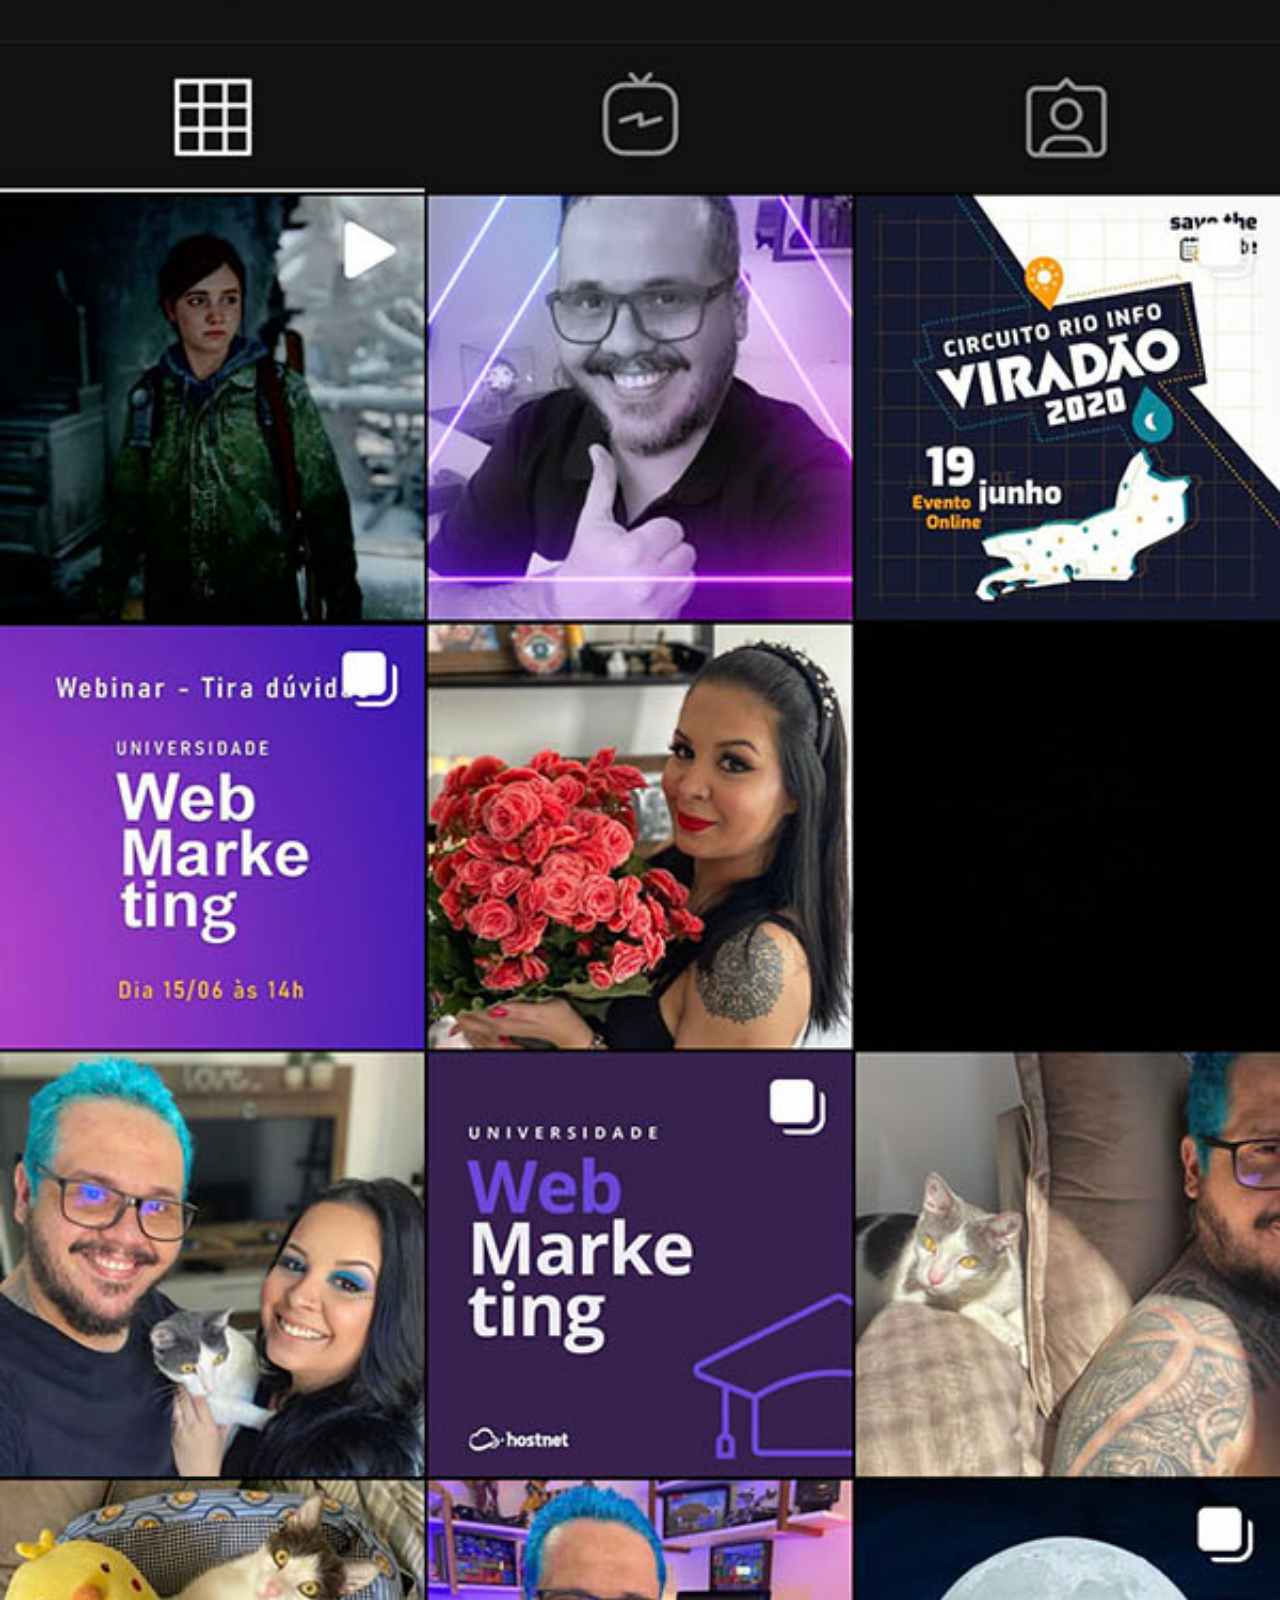
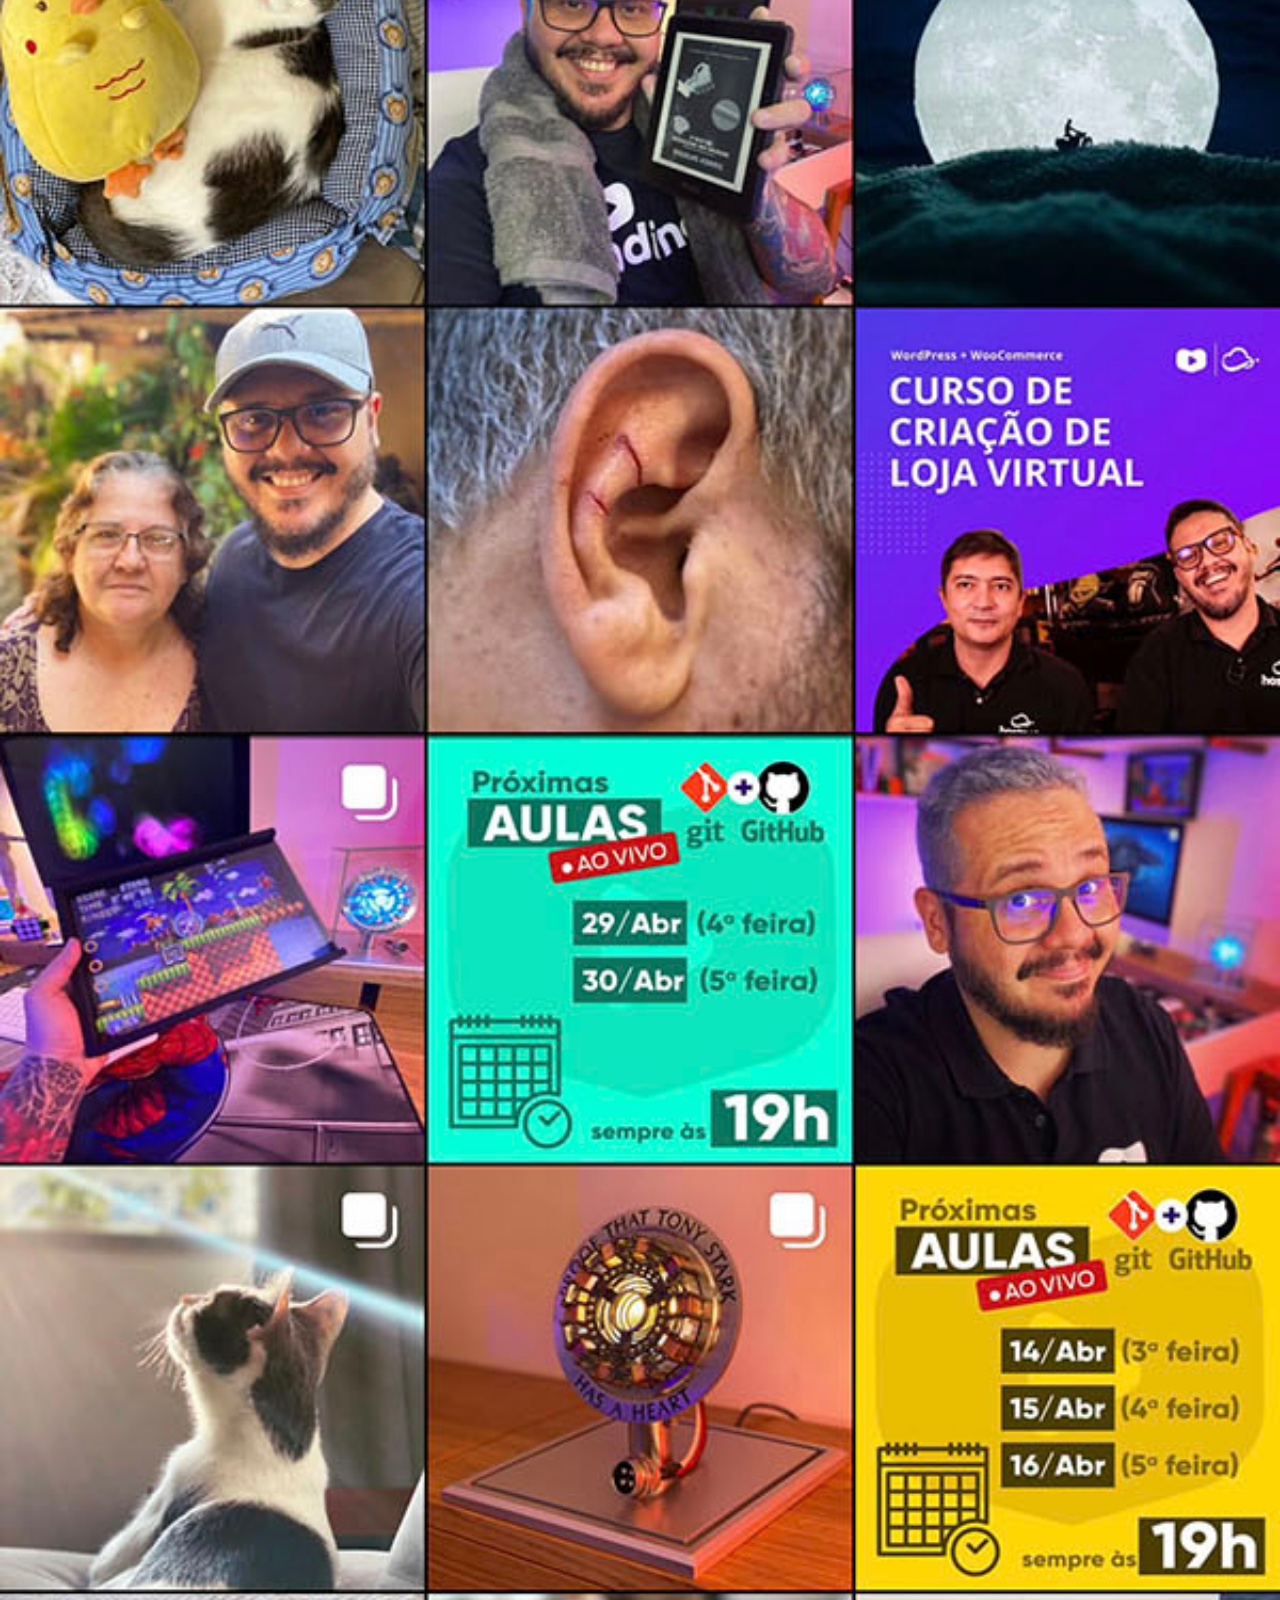
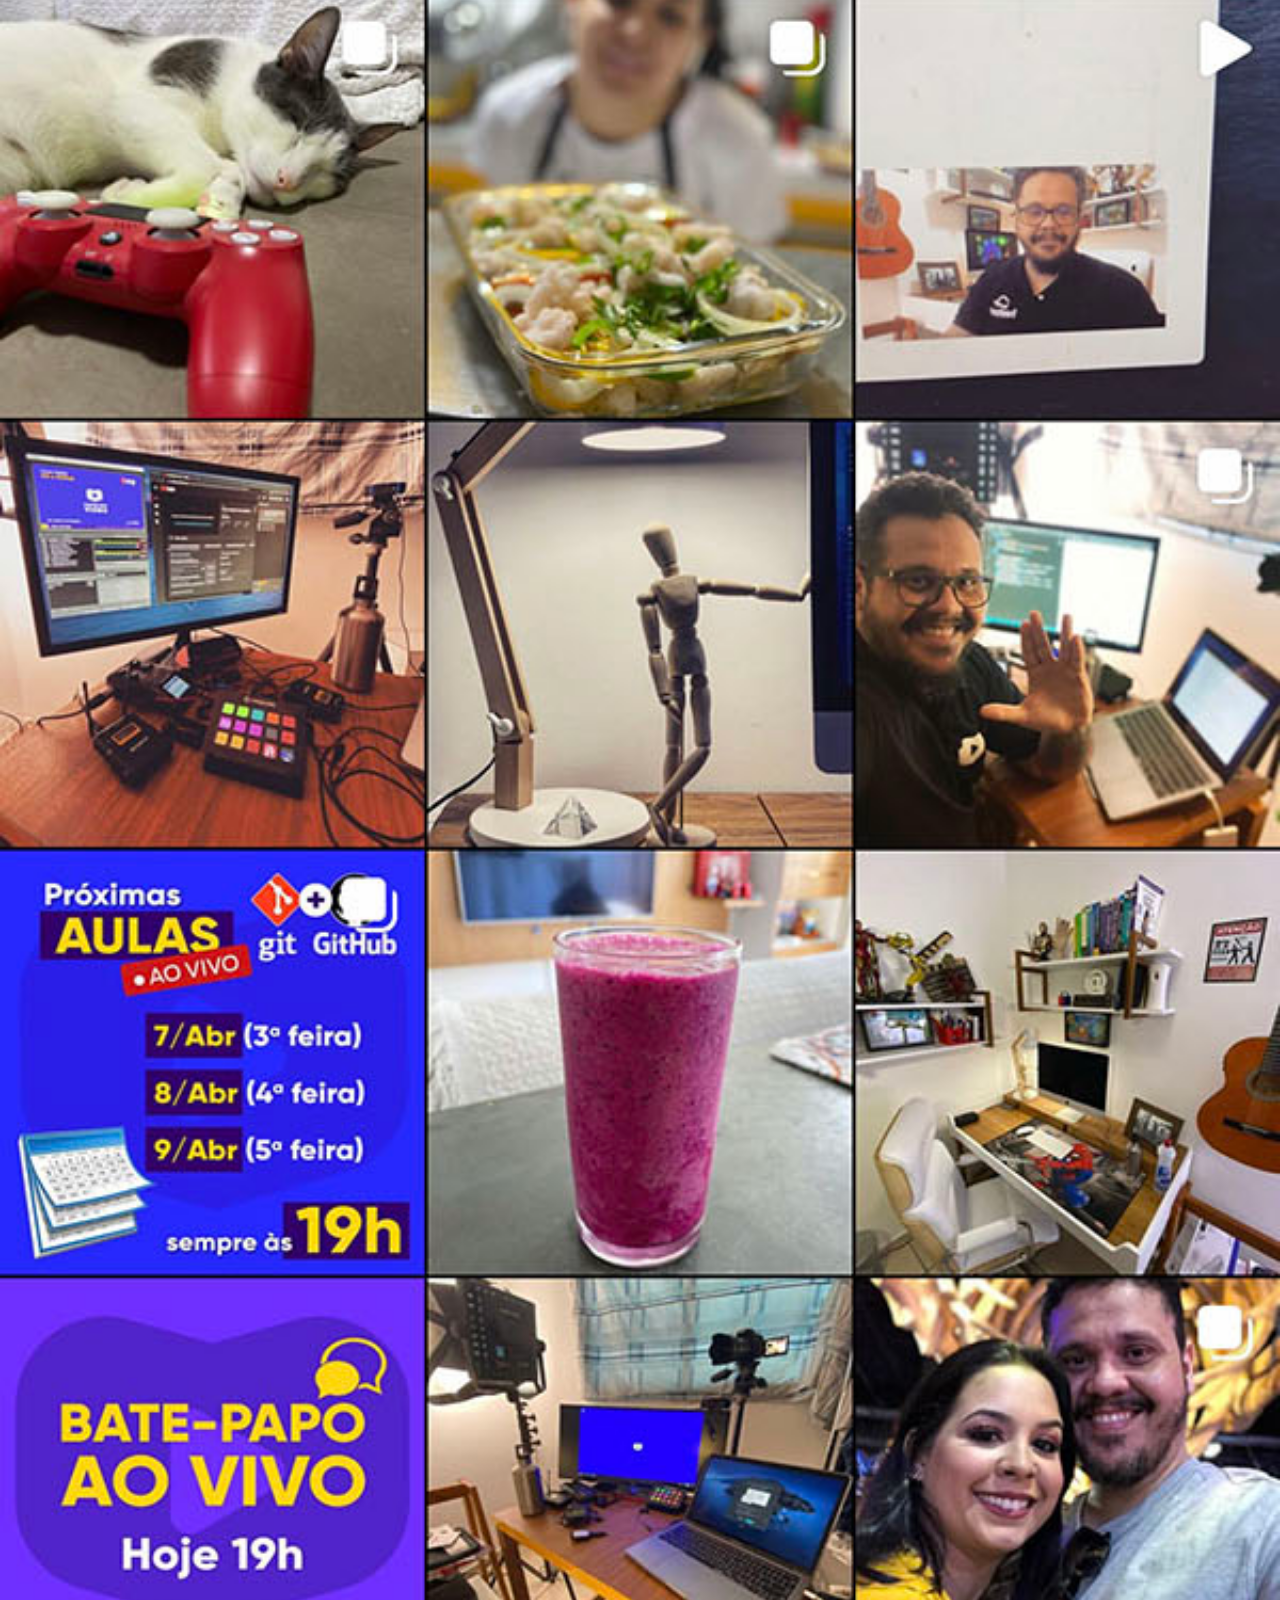
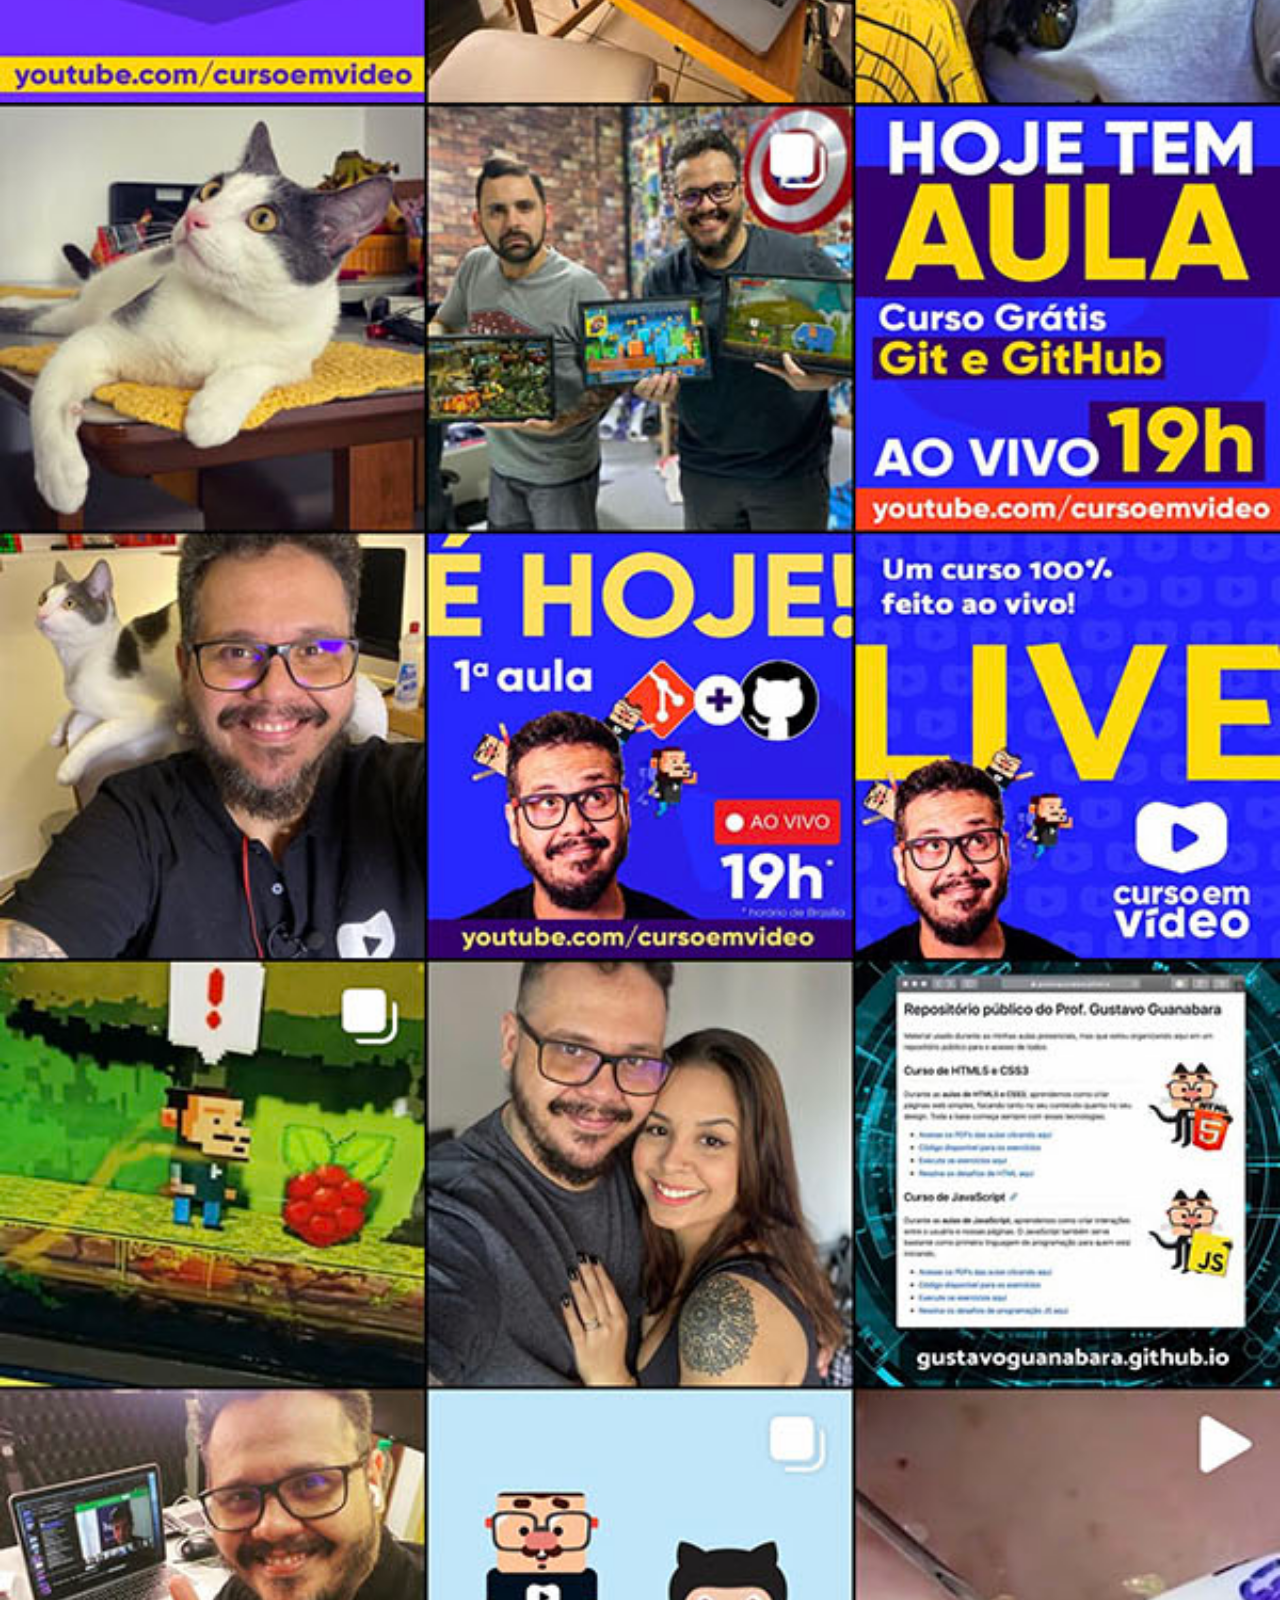
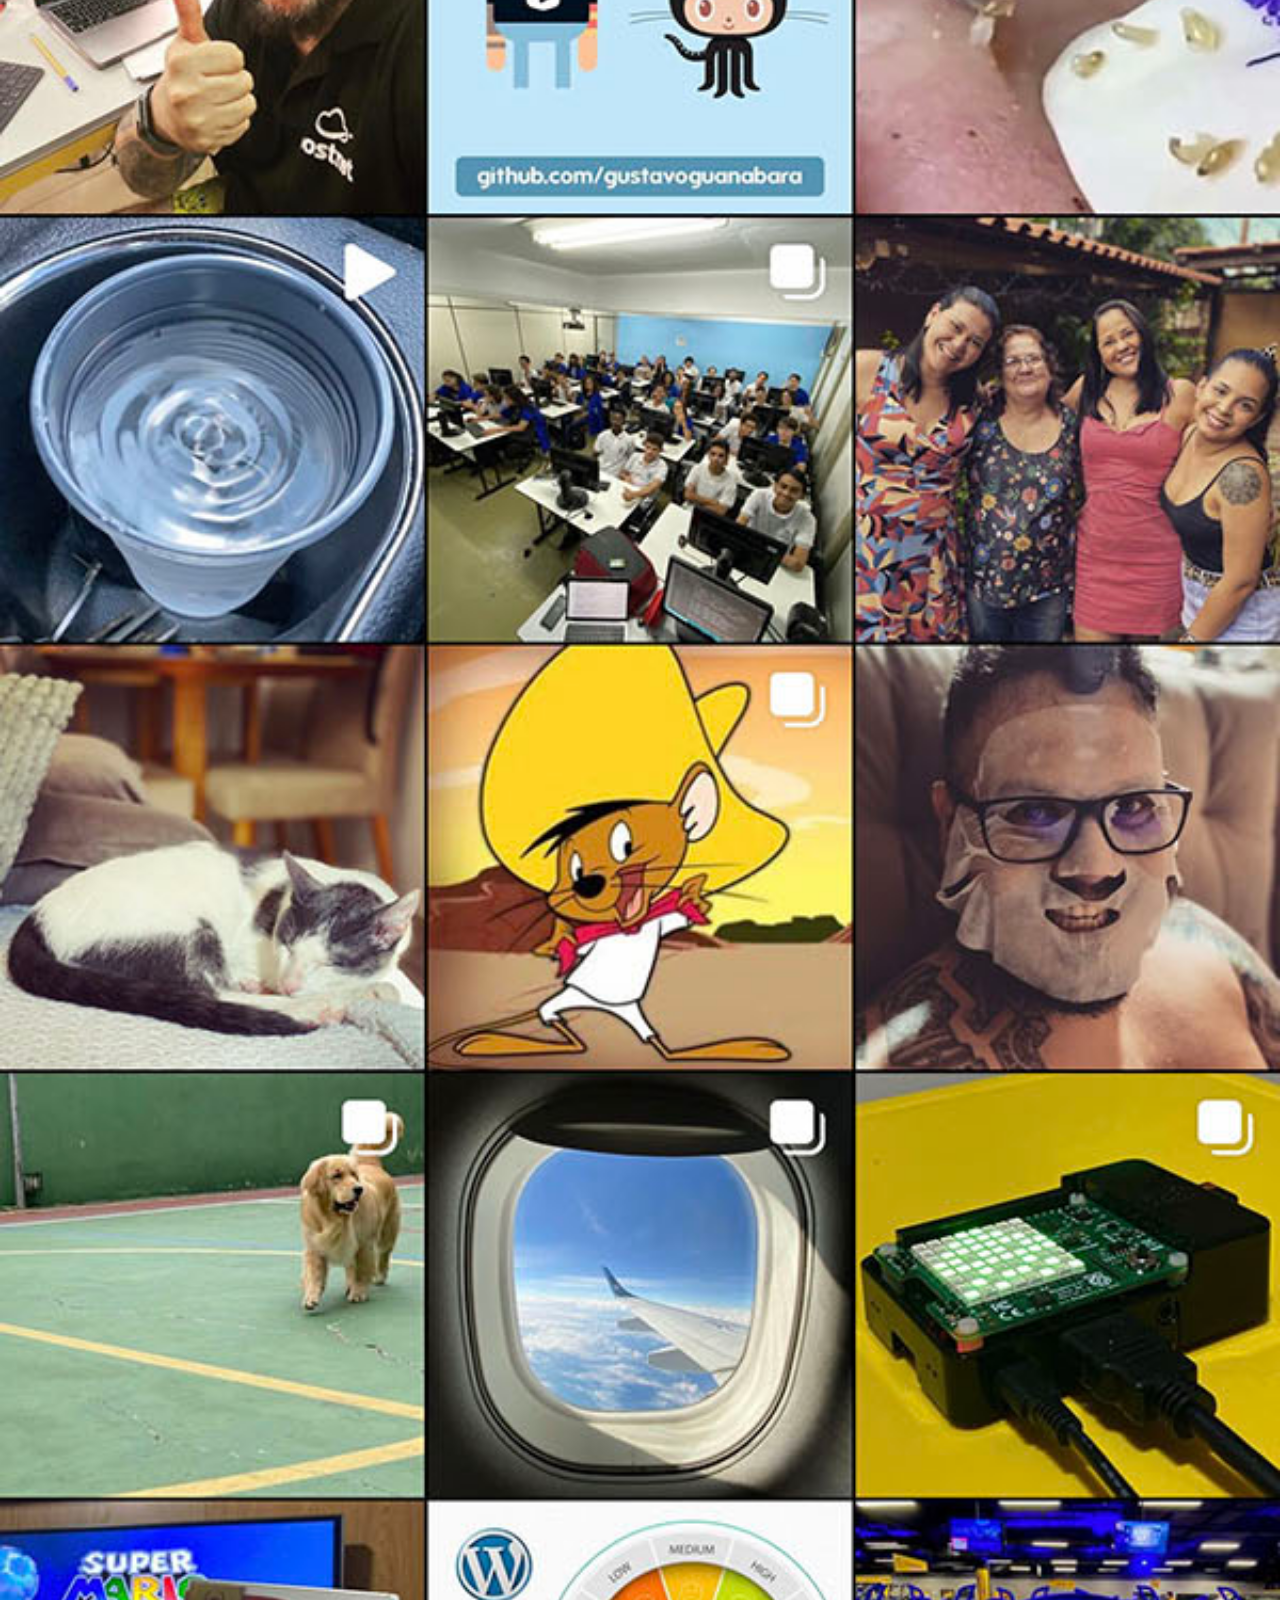
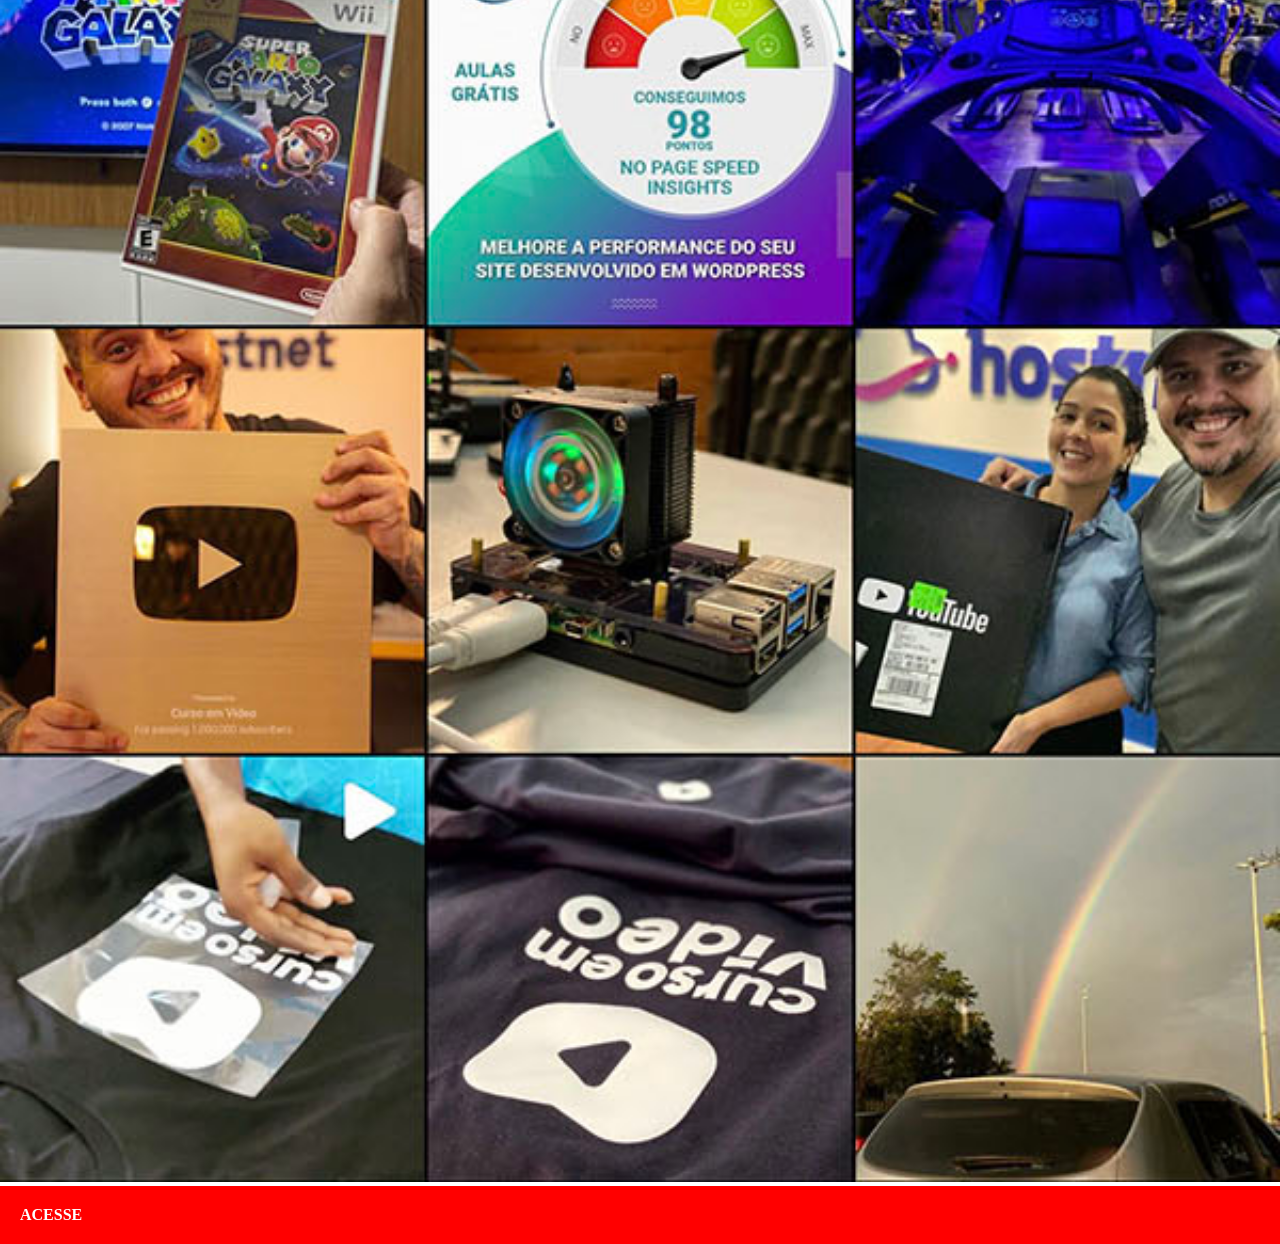
<file: instagram.html>
<!DOCTYPE html>
<html lang="pt-br">
<head>
    <meta charset="UTF-8">
    <meta name="viewport" content="width=device-width, initial-scale=1.0">
    <title>Instagram</title>
    <link rel="stylesheet" href="estilos/social.css">
</head>
<body>
    <img src="estilos/imagens/tela-instagram.jpg" alt="Instagram">
    <a href="https://www.instagram.com/Riccsantos" target="_blank">ACESSE</a>
</body>
</html>
</file>
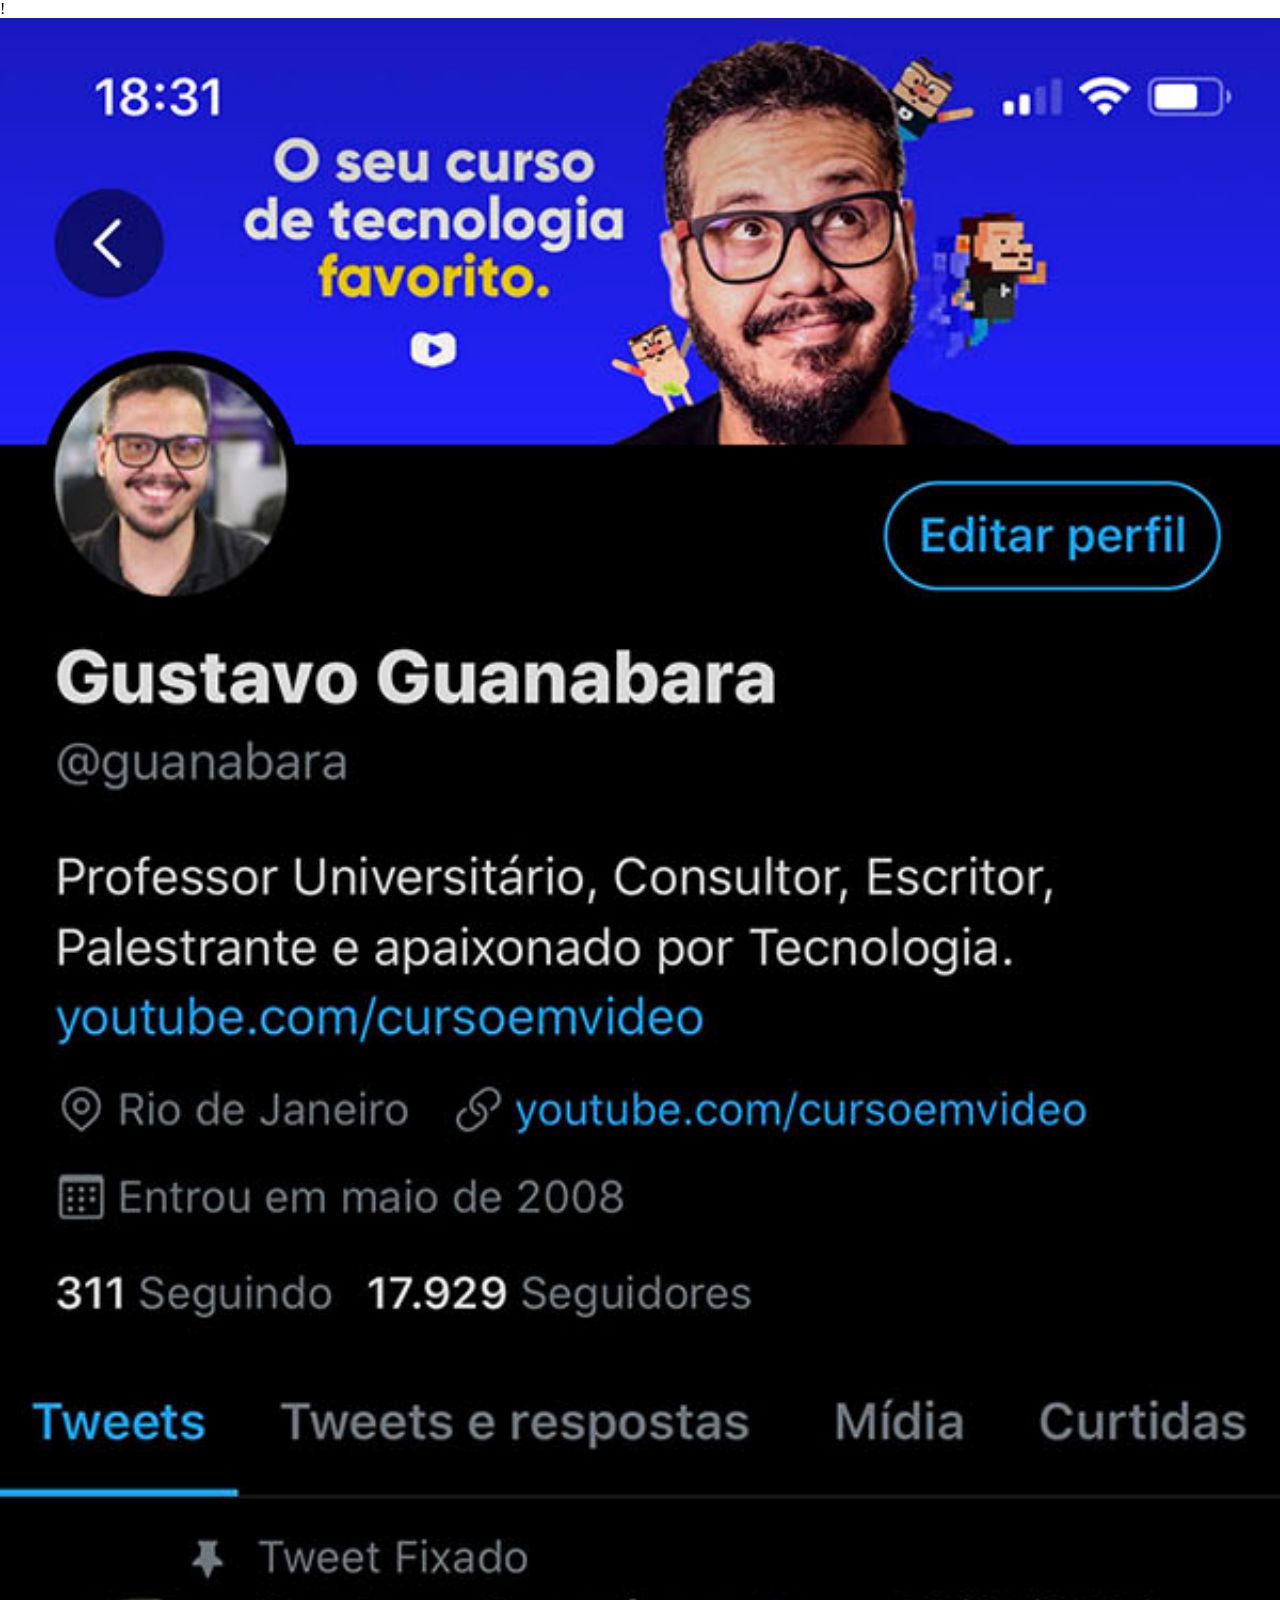
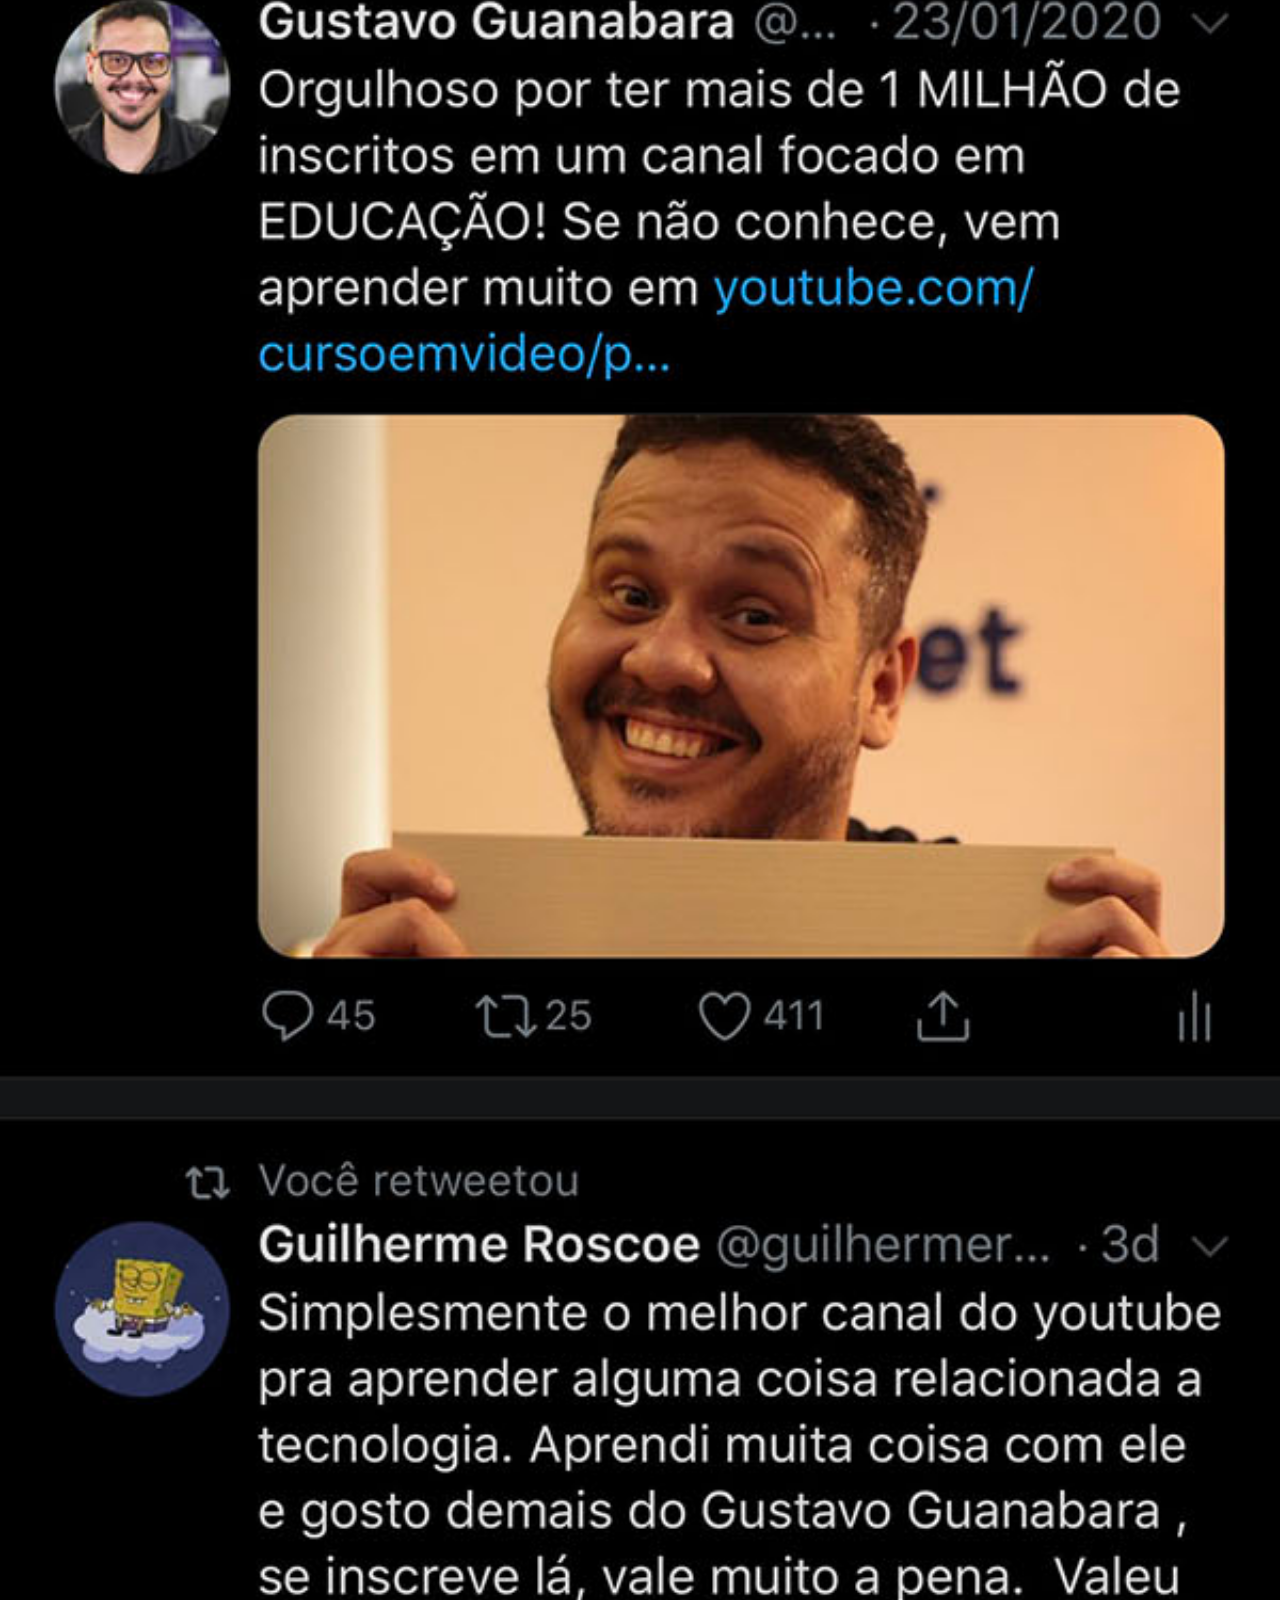
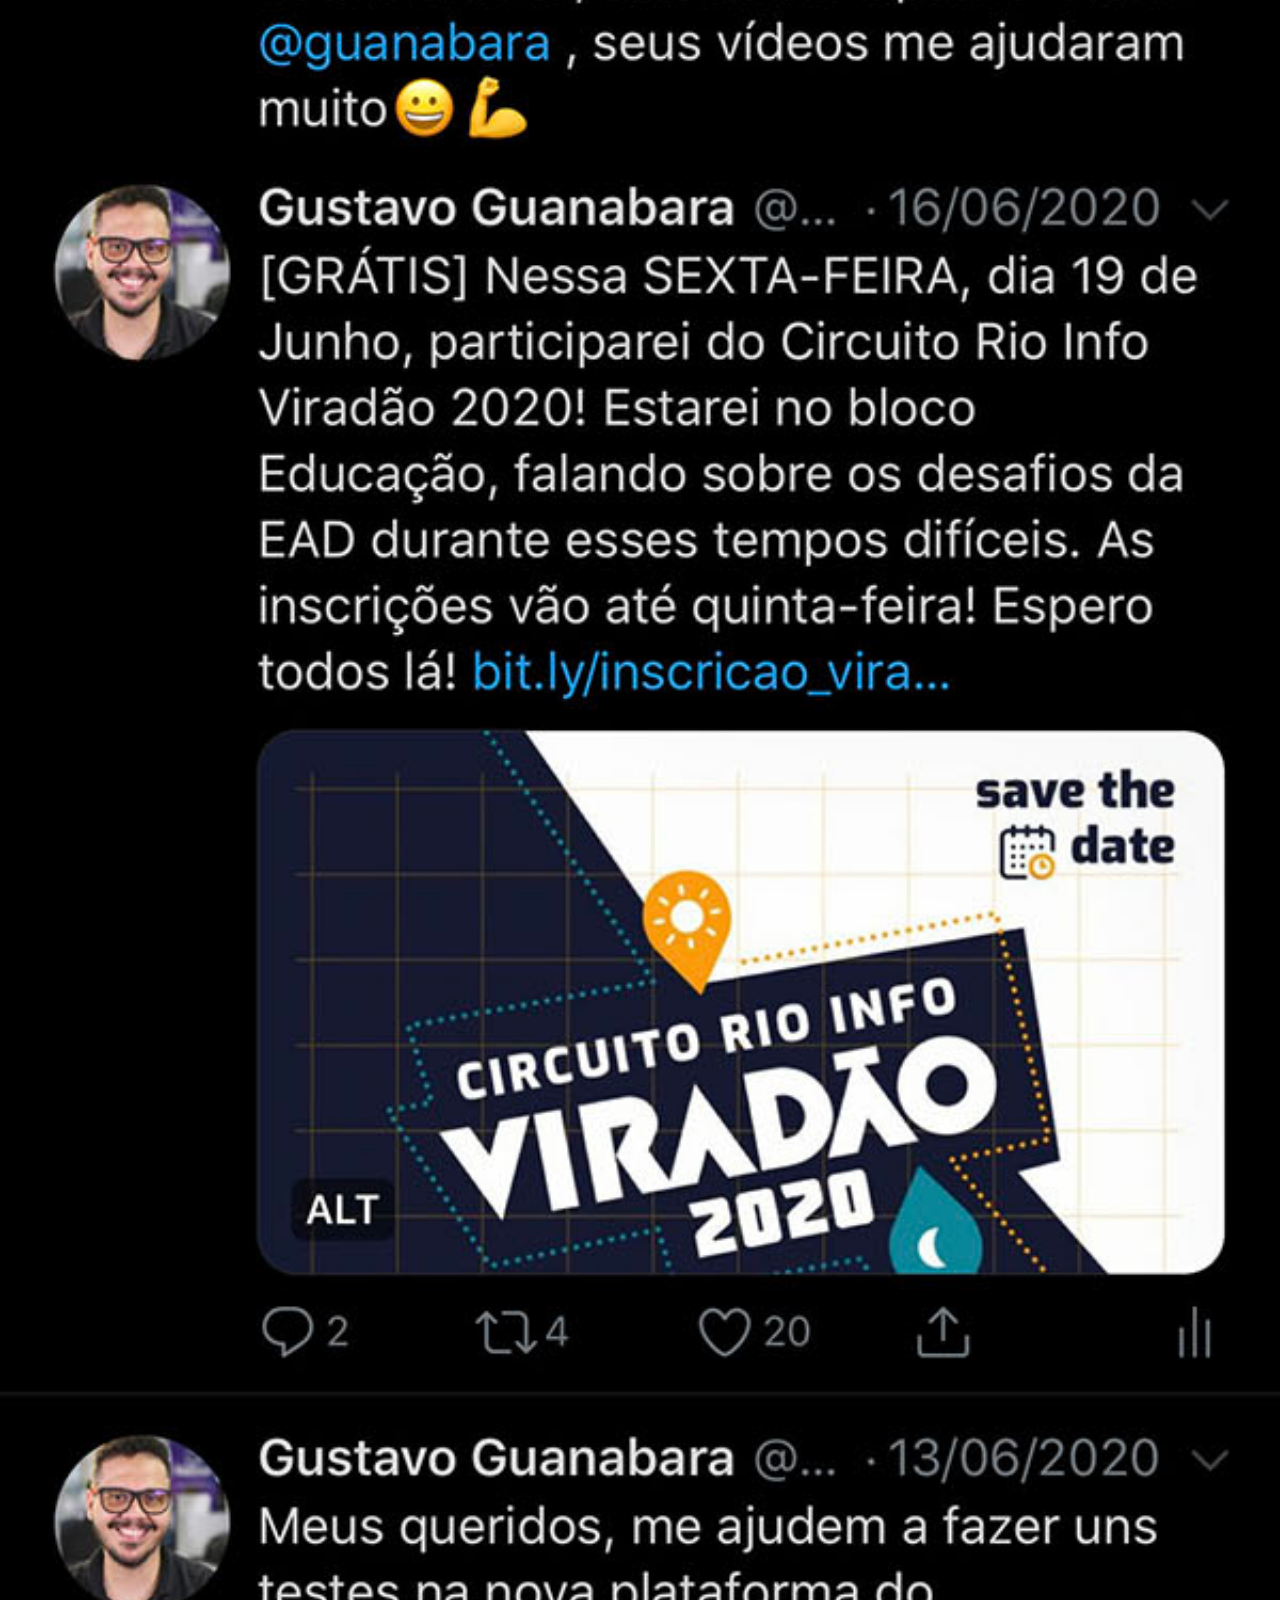
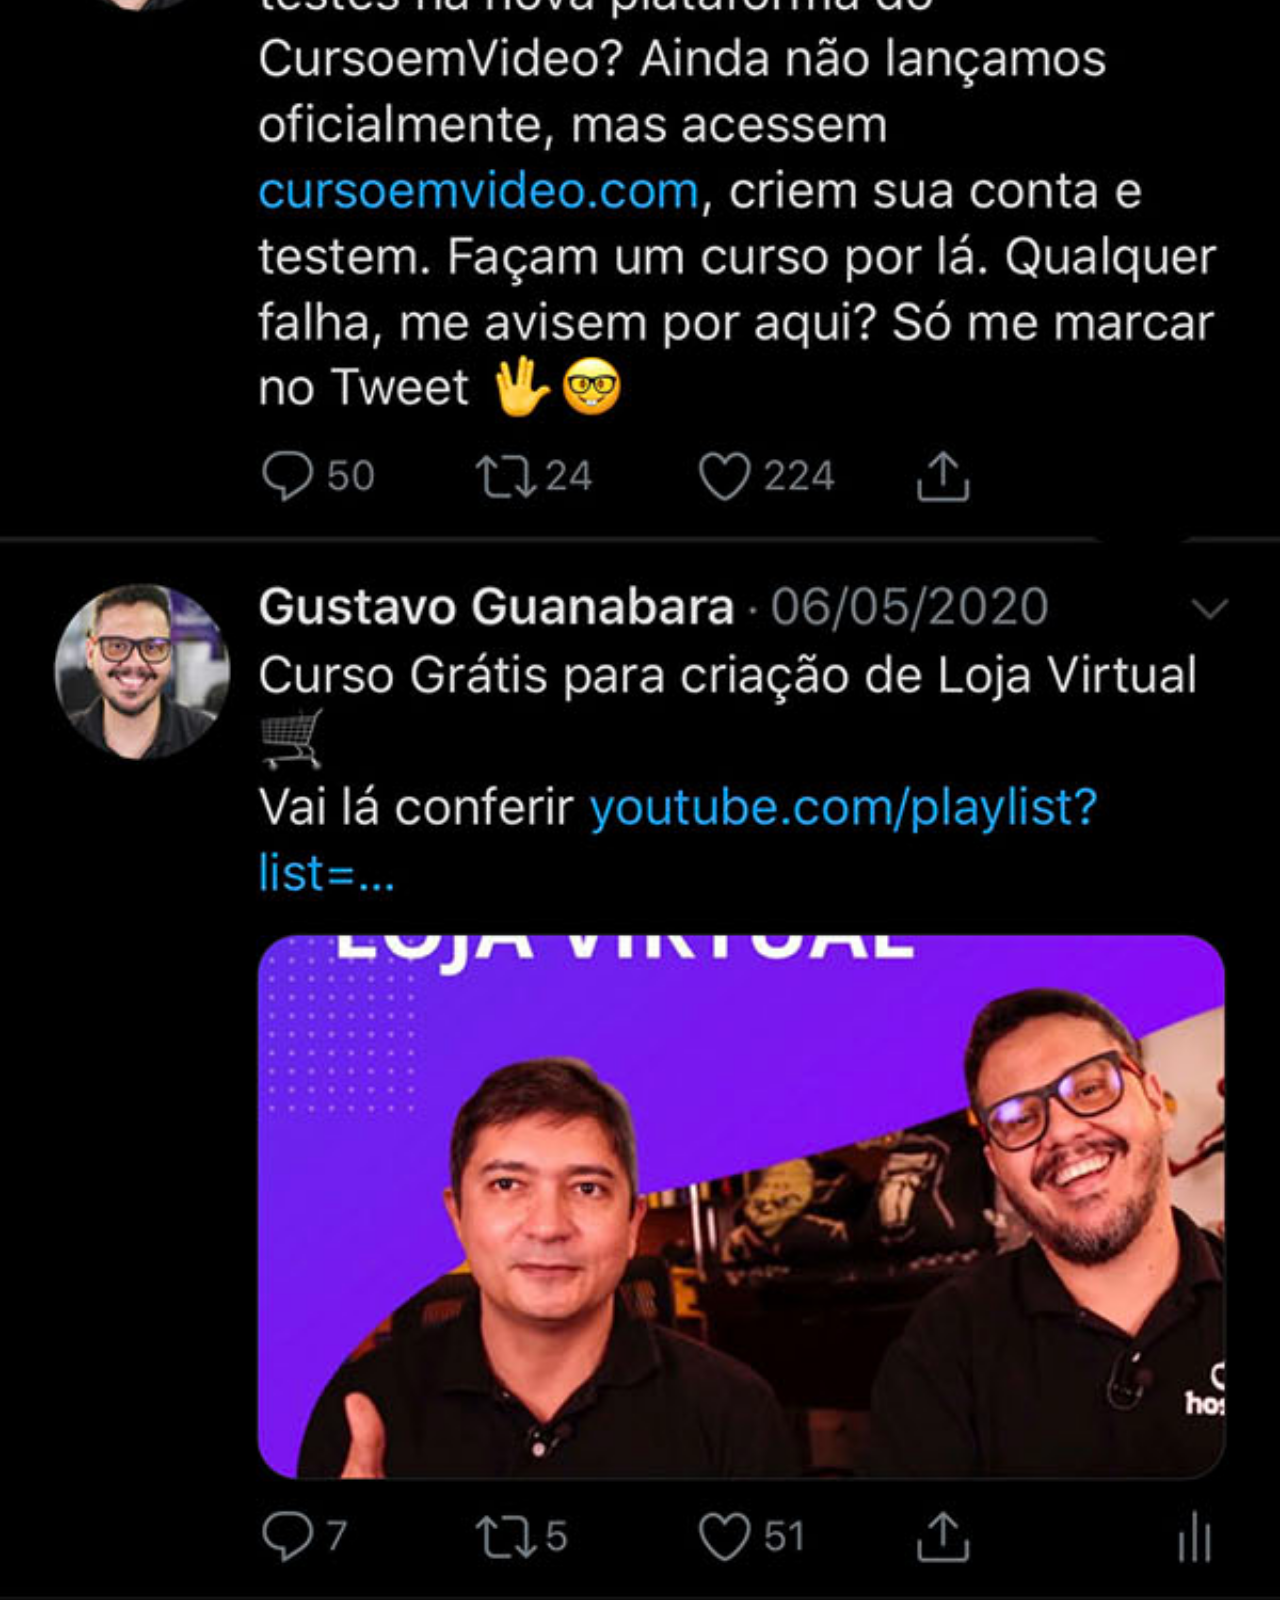
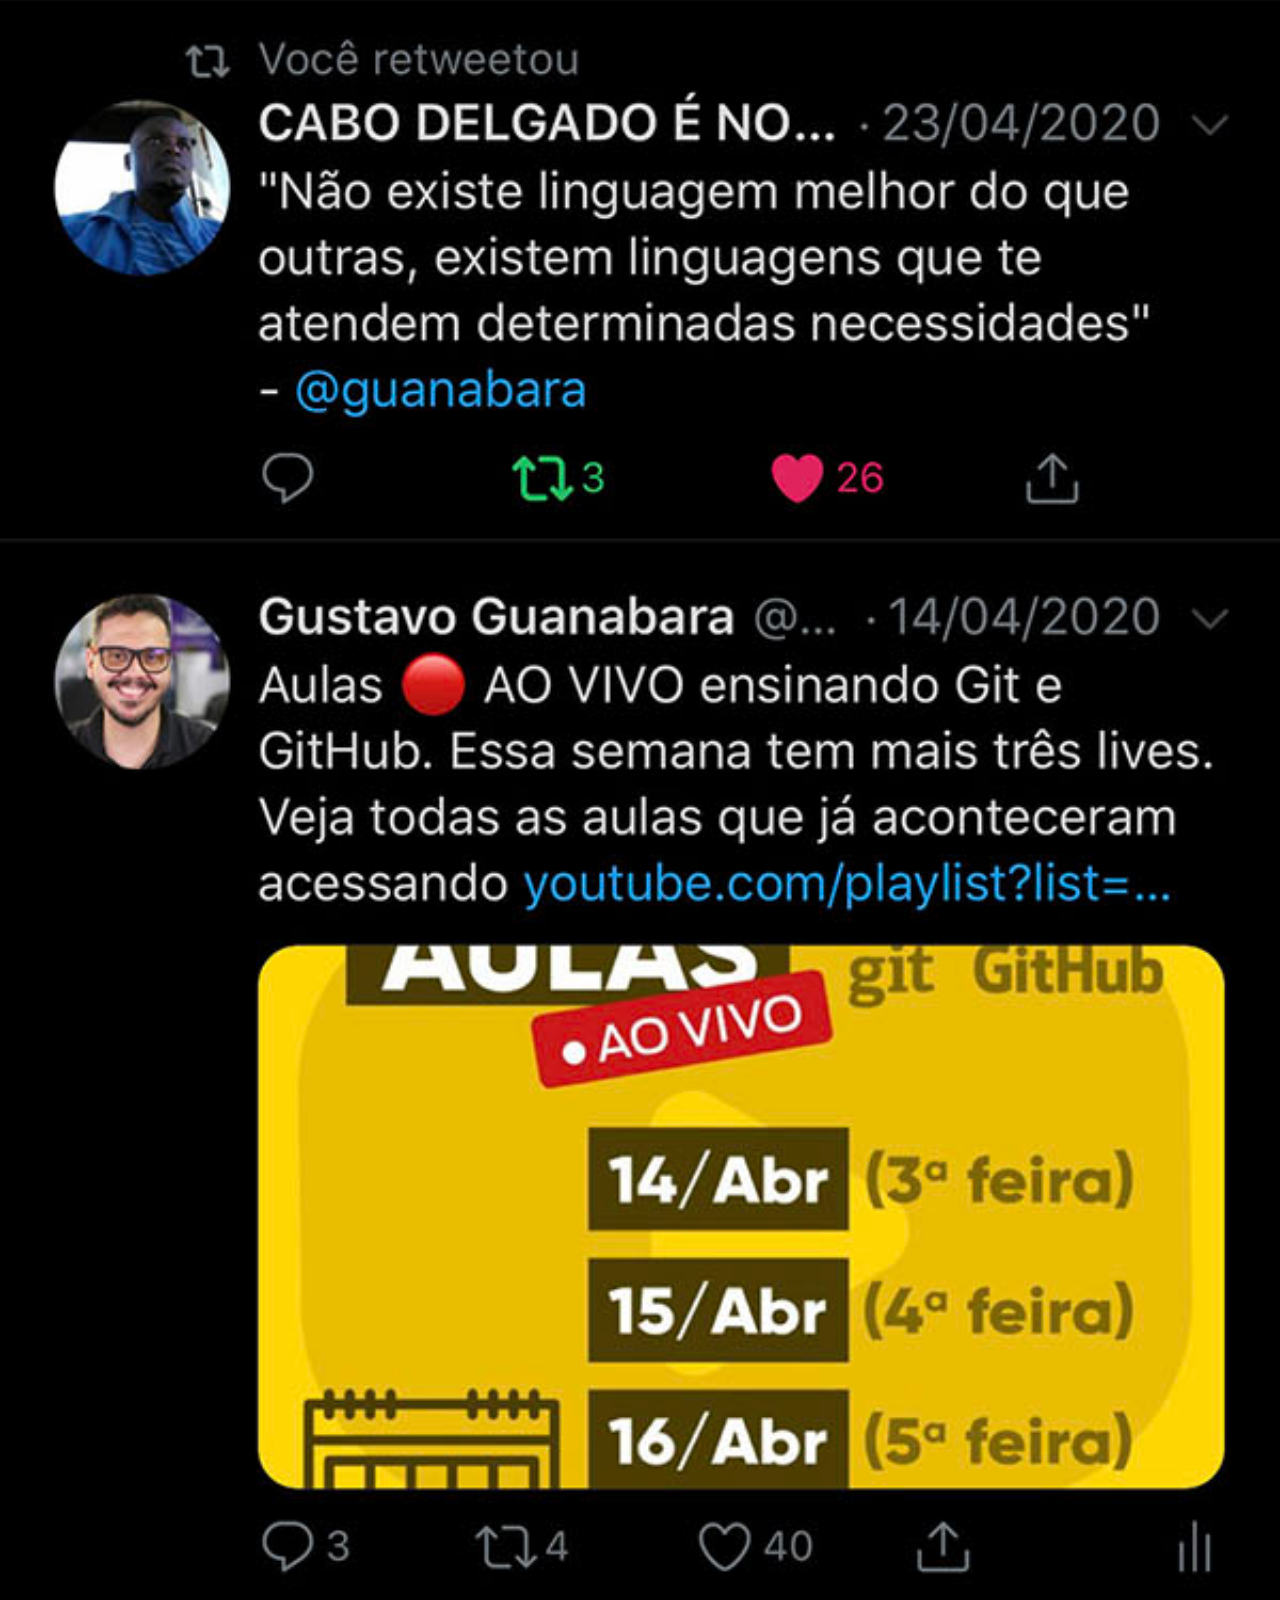
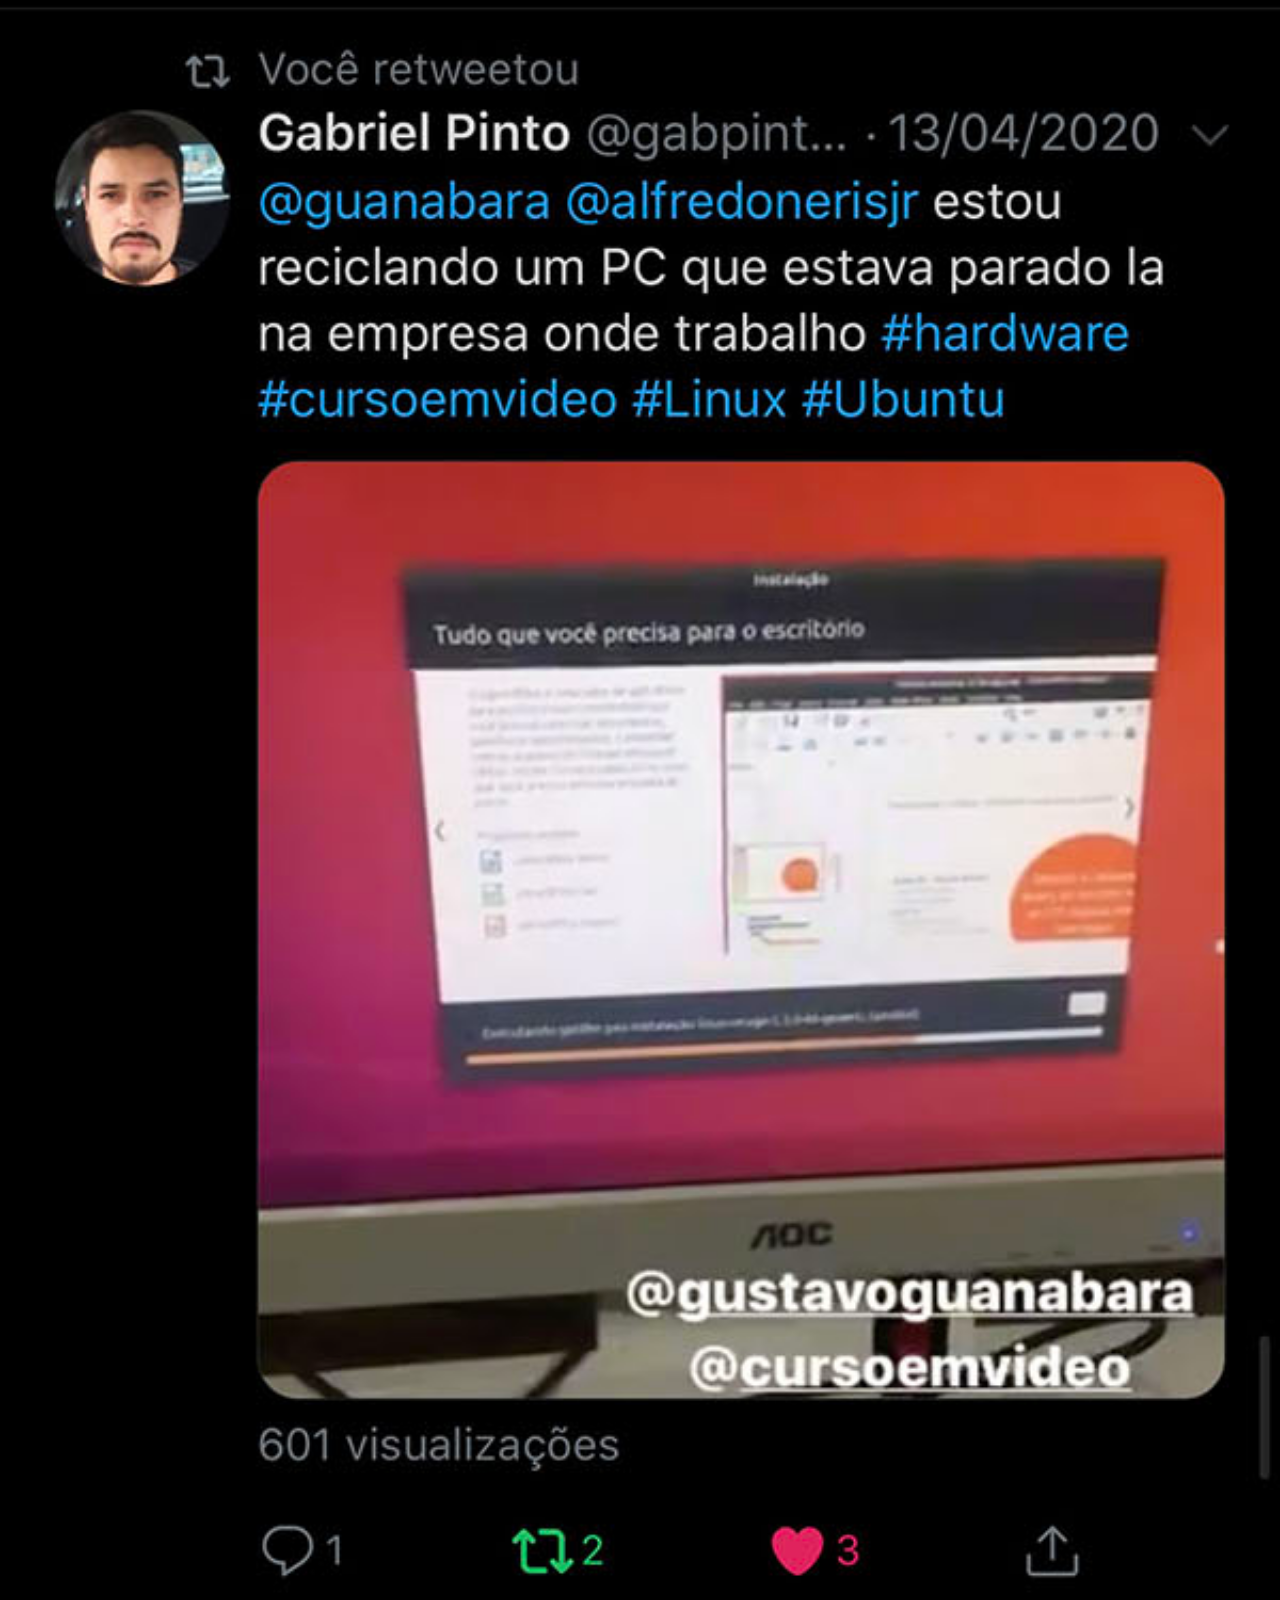
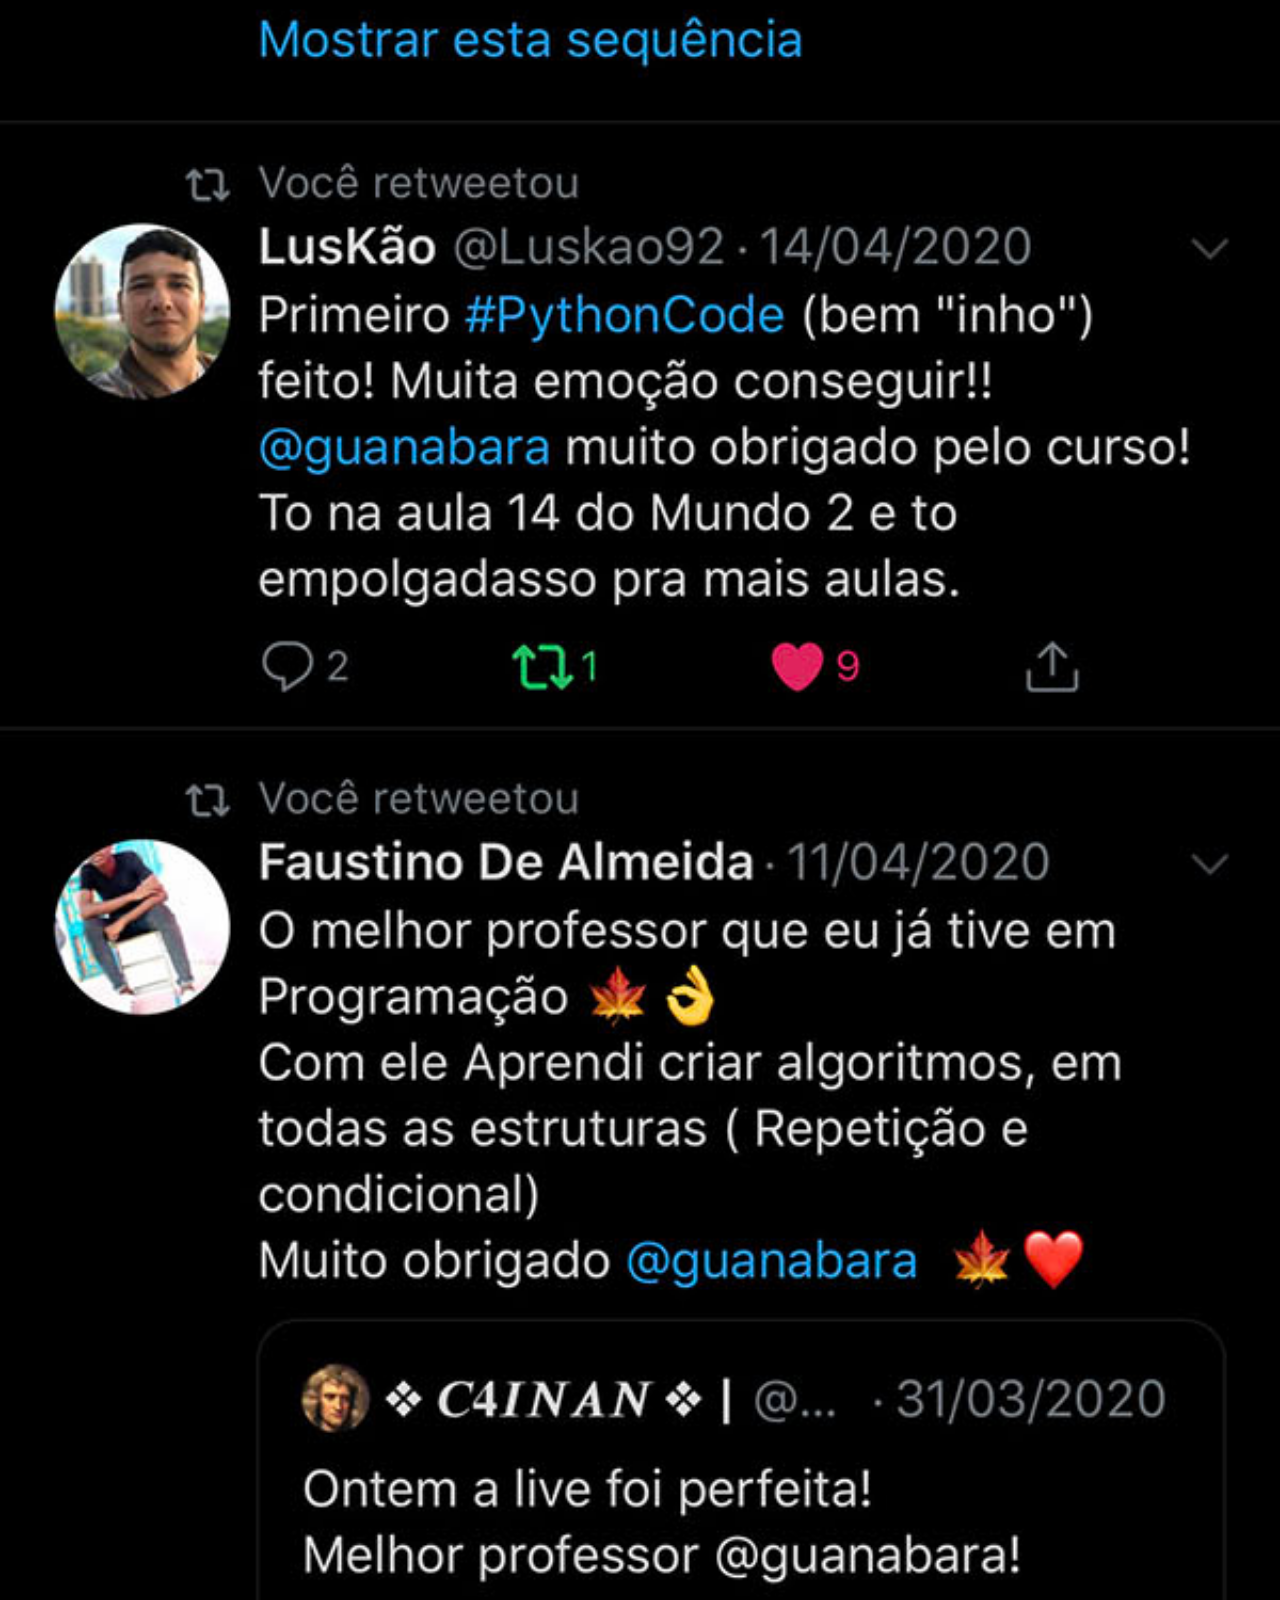
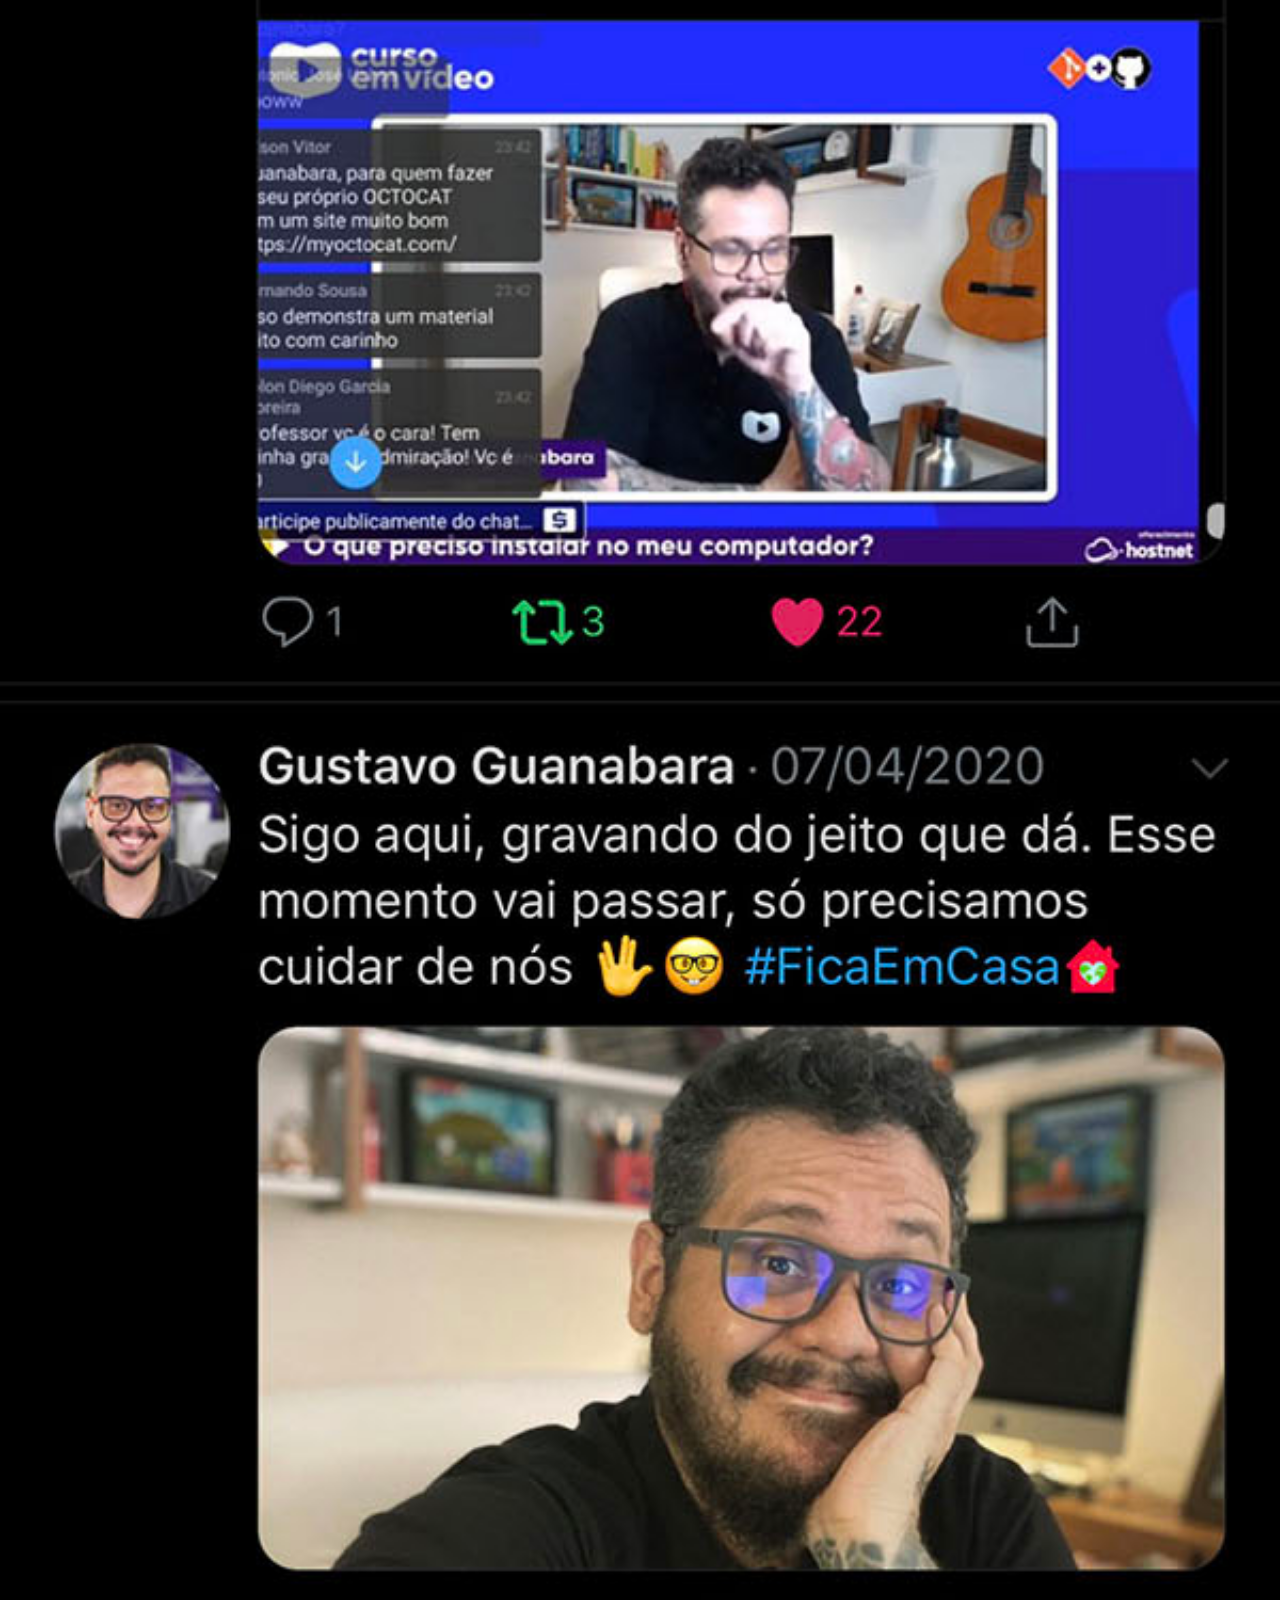
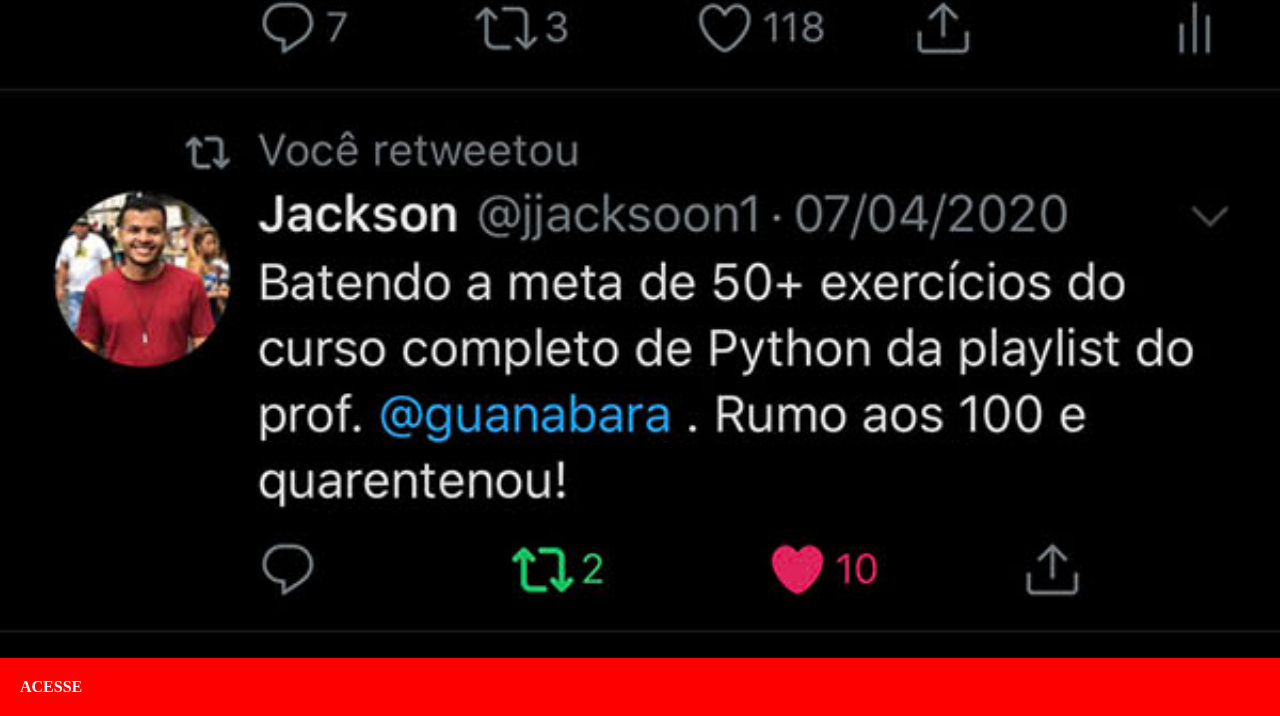
<file: twitter.html>
!<DOCTYPE html>
<html lang="pt-br">
<head>
    <meta charset="UTF-8">
    <meta name="viewport" content="width=device-width, initial-scale=1.0">
    <title>Twitter</title>
    <link rel="stylesheet" href="estilos/social.css">
</head>
<body>
    <img src="estilos/imagens/tela-twitter.jpg" alt="Twitter">
    <a href="https://www.twitter.com/Wricardo81" target="_blank">ACESSE</a>
</body>
</html>
</file>
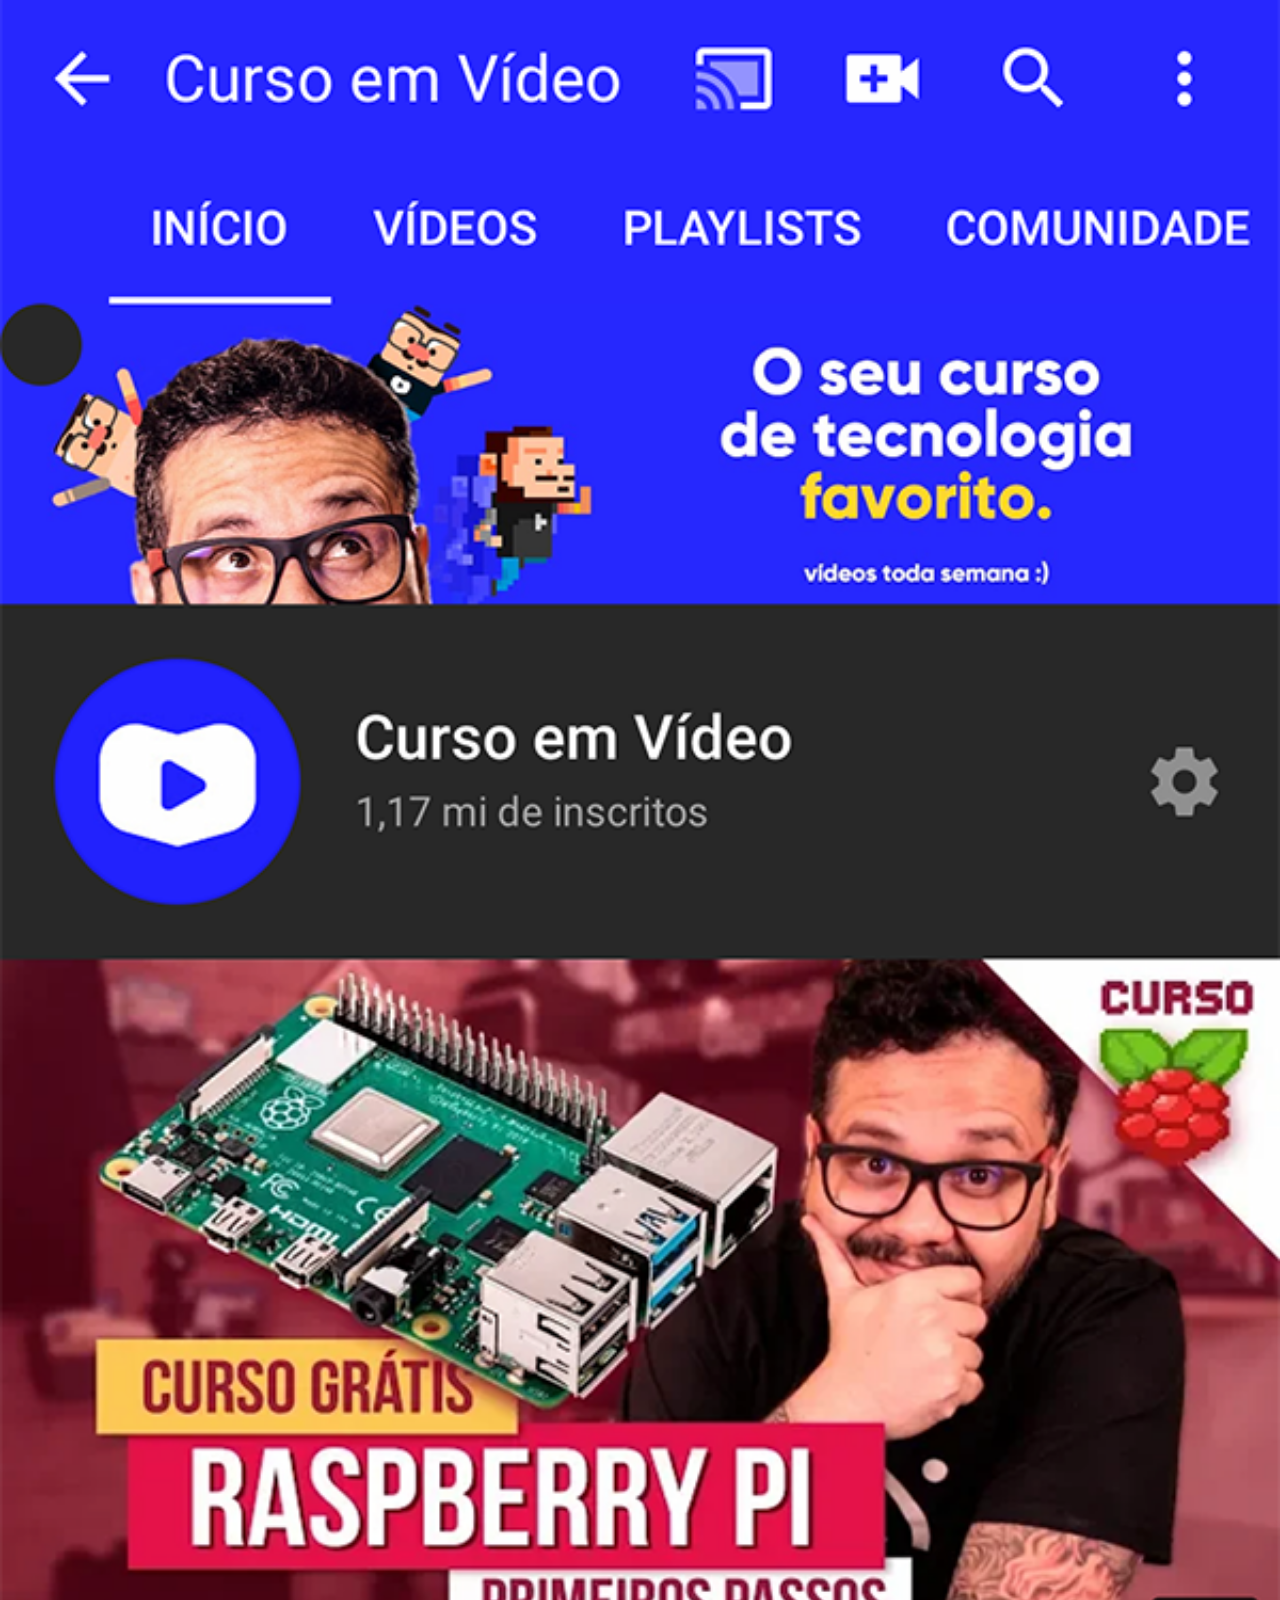
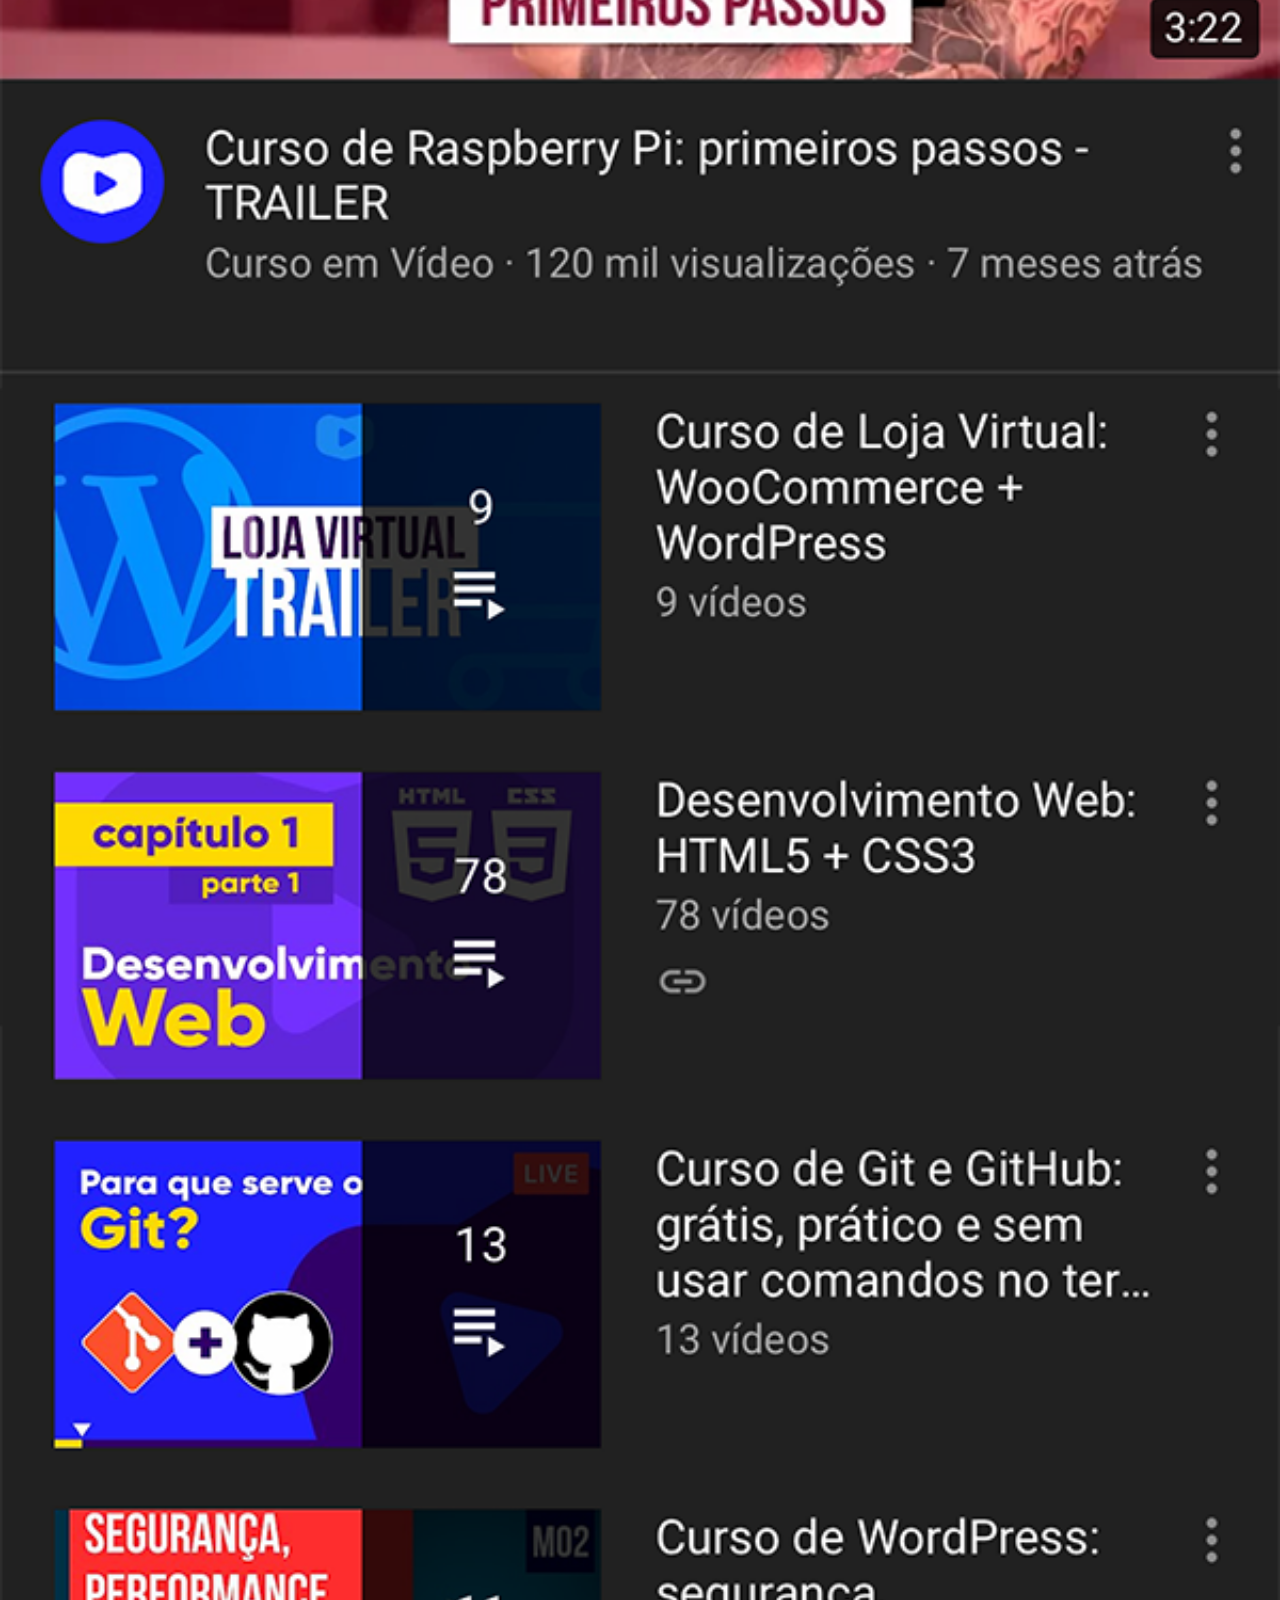
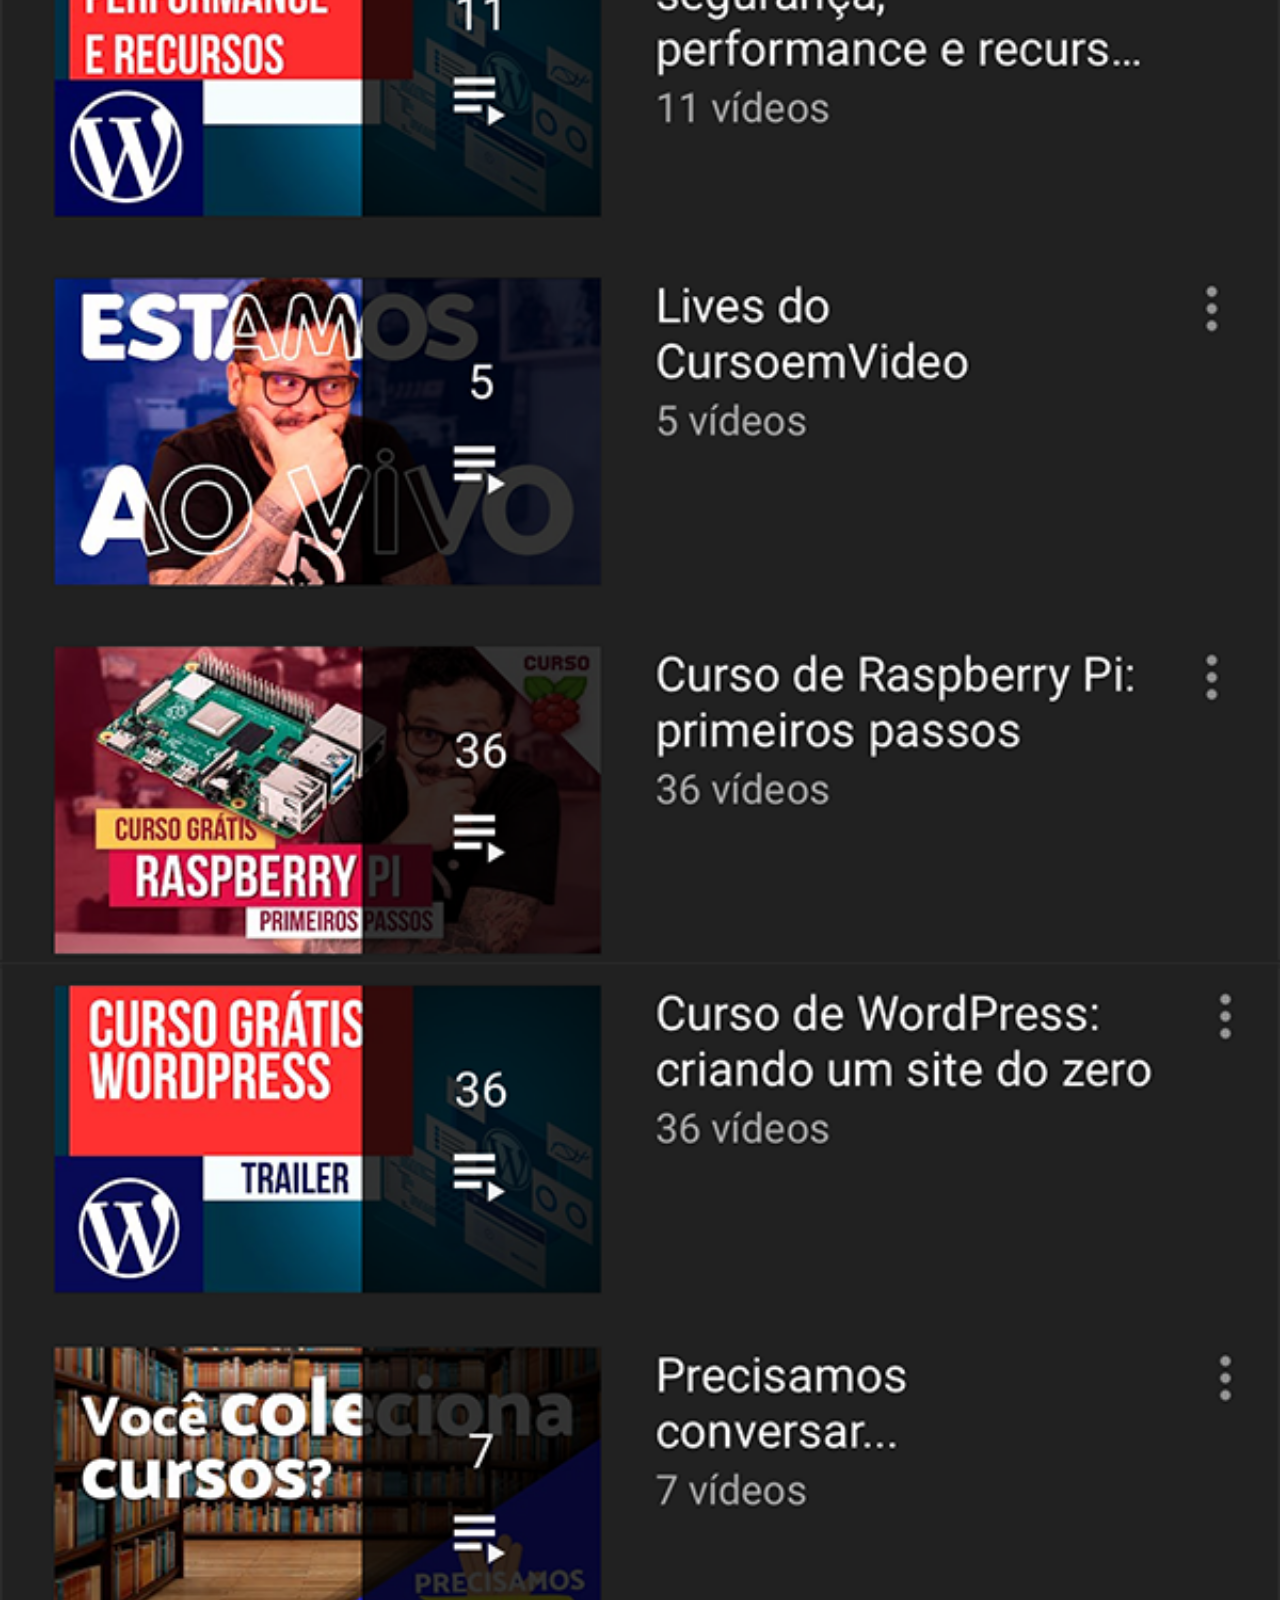
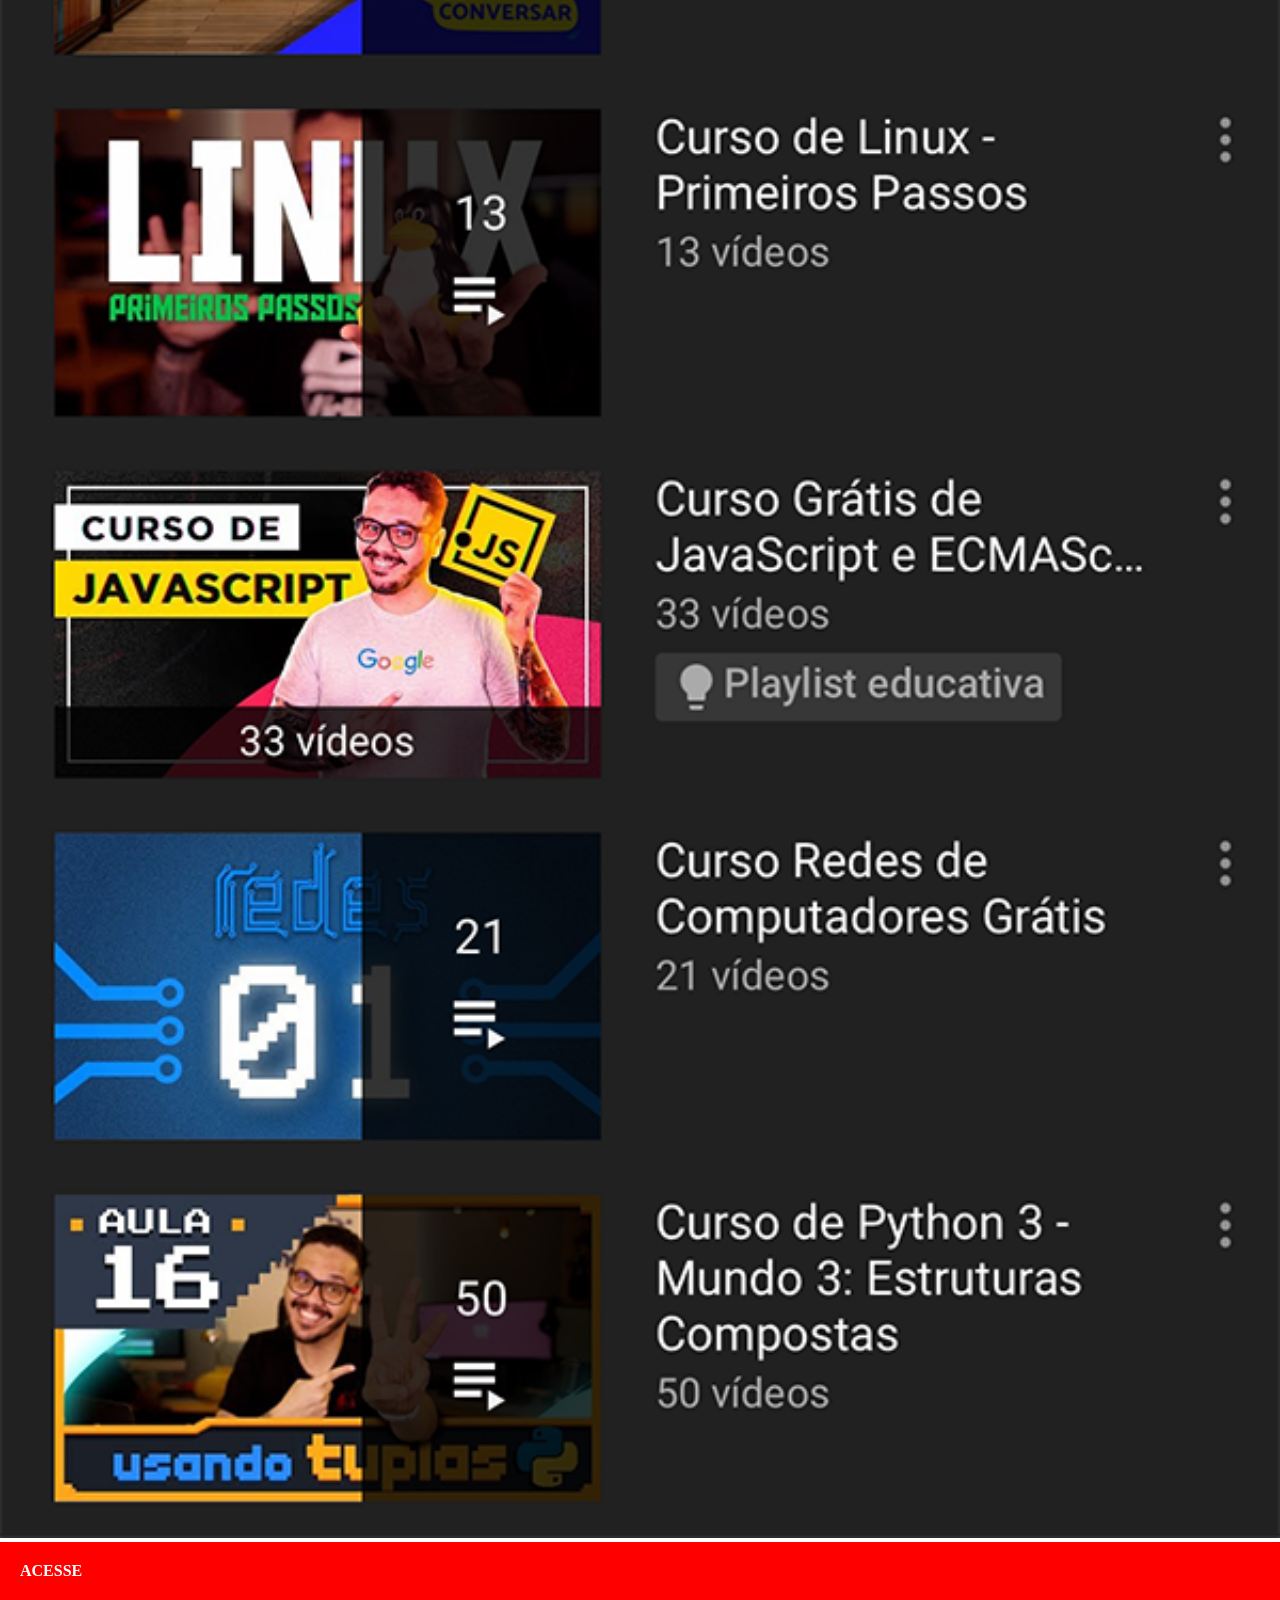
<file: youtube.html>
<!DOCTYPE html>
<html lang="pt-br">
<head>
    <meta charset="UTF-8">
    <meta name="viewport" content="width=device-width, initial-scale=1.0">
    <title>YouTube</title>
    <link rel="stylesheet" href="estilos/social.css">
</head>
<body>
    <img src="estilos/imagens/tela-youtube.png" alt="YouTube">
    <a href="https://www.youtube.com/@cursoemvideo" target="_blank">ACESSE</a>
</body>
</html>
</file>
<file: estilos/styles.css>
@charset "UTF-8";

* {
    margin: 0;
    padding: 0;
    font-family: Arial, Helvetica, sans-serif;
}

html, body {
    height: 100vh;
    width: 100vw;
    background-color: black;
}

body {
    background: url('../estilos/imagens/fundo-madeira.jpg') no-repeat top center;
    background-size: cover;
    background-attachment: fixed;

}

main {
    position: relative;
    height:100vh;
}

section#telefone {
    position: absolute;
    top: 50%;
    left: 50%;
    transform: translate(-50%, -50%);
    height: 627px;
    width: 311px;
    background: url('../estilos/imagens/frame-iphone.png') no-repeat;
}

iframe#tela {
    position: relative;
    top: 80px;
    left: 22px;
    width: 267px;
    height: 471px;
}

section#redes-sociais {
    text-align: right;
}

section#redes-sociais img {
    width: 50px;
    margin: 10px;
    border-radius: 50%;
    box-shadow: 2px 2px 5px rgba(0, 0, 0, 0.400);
    box-sizing: border-box;
}

section#redes-sociais img:hover {
    border: 2px solid rgba(255, 255, 255, 0.637);
    transform: translate(-3px, -3px);
    transition: transform 0.5s, box-shadow 1s;
    box-shadow: 5px 5px 10px rgba(0, 0, 0, 0.623);
}
</file>
<file: estilos/social.css>
@charset "UTF-8";

* {
    margin: 0;
    padding: 0;
}

::-webkit-scrollbar {
    width: 0px;
    height: 0px;
}

img {
    width: 100vw;
}

a {
    display: block;
    background-color: red;
    color: white;
    text-decoration: none;
    padding: 20px;
    font-weight: bolder;
}

a:hover {
    background-color: darkred;
}
</file>
